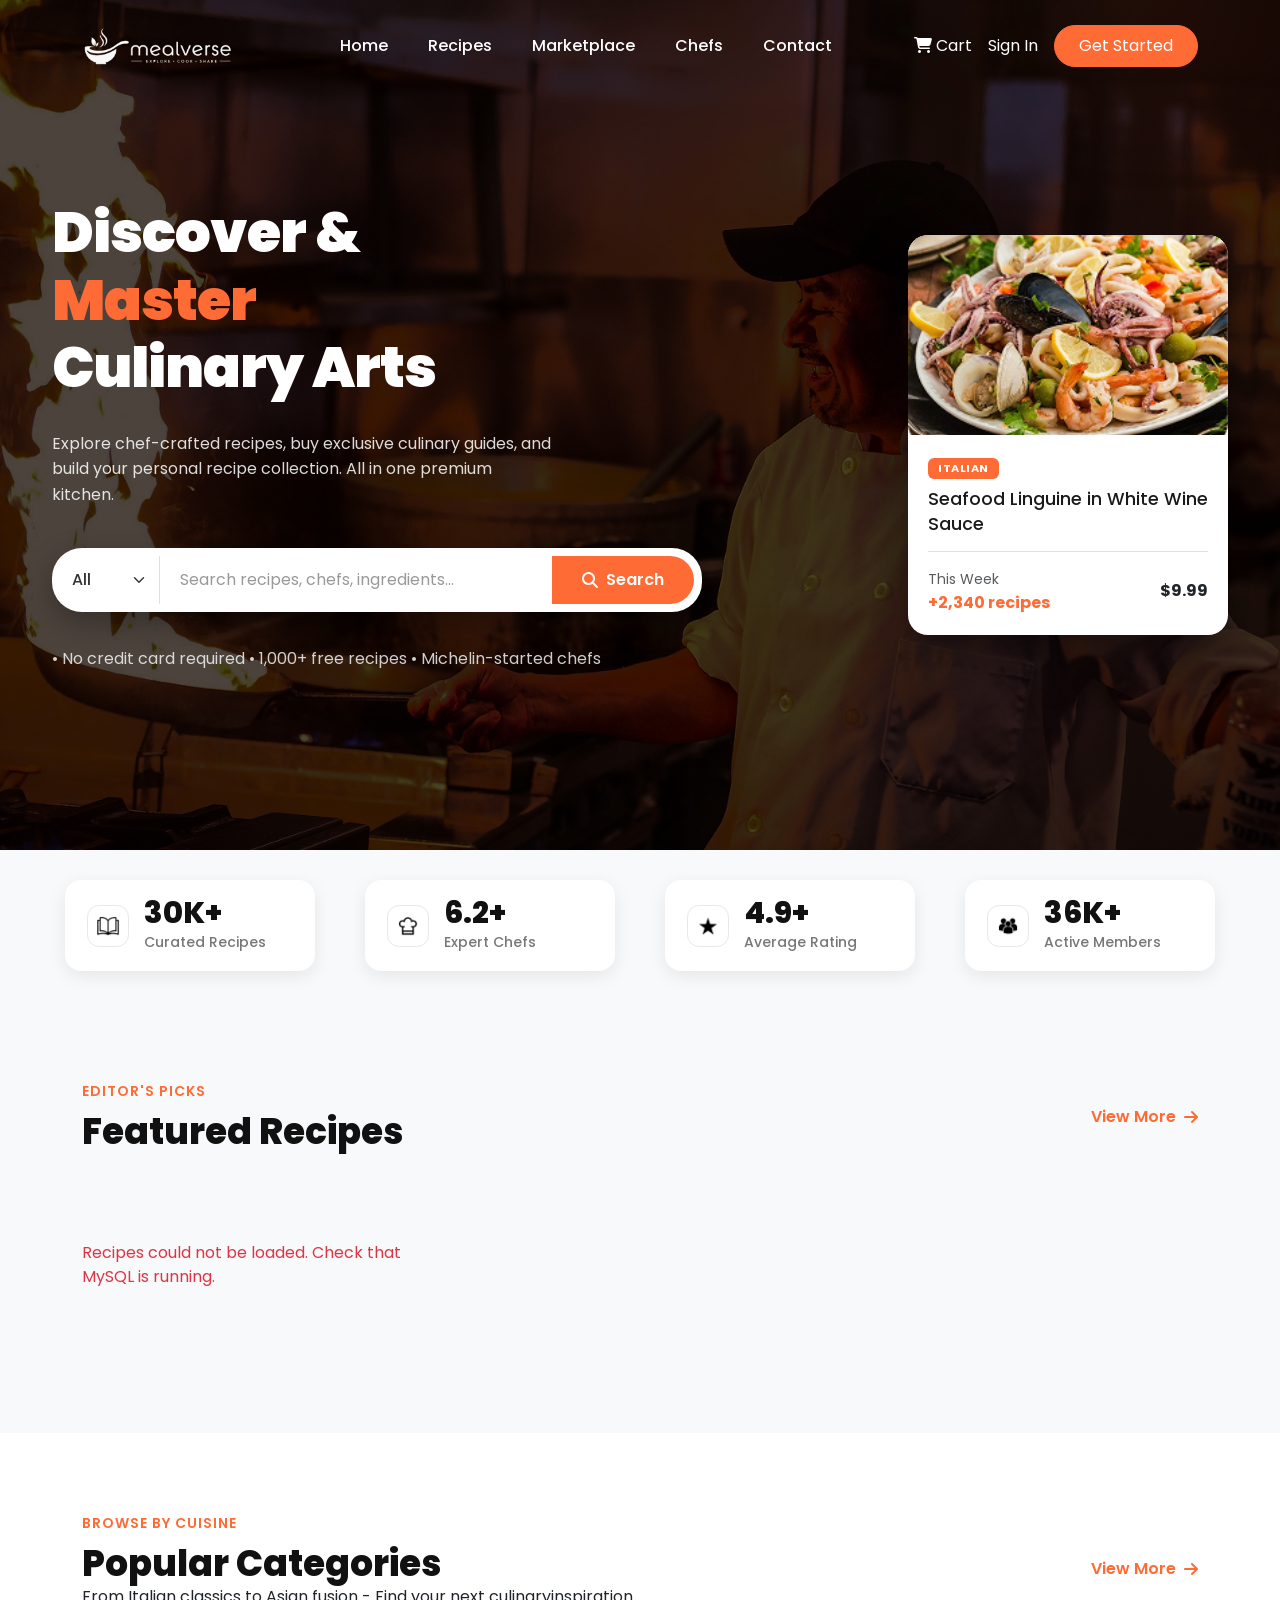
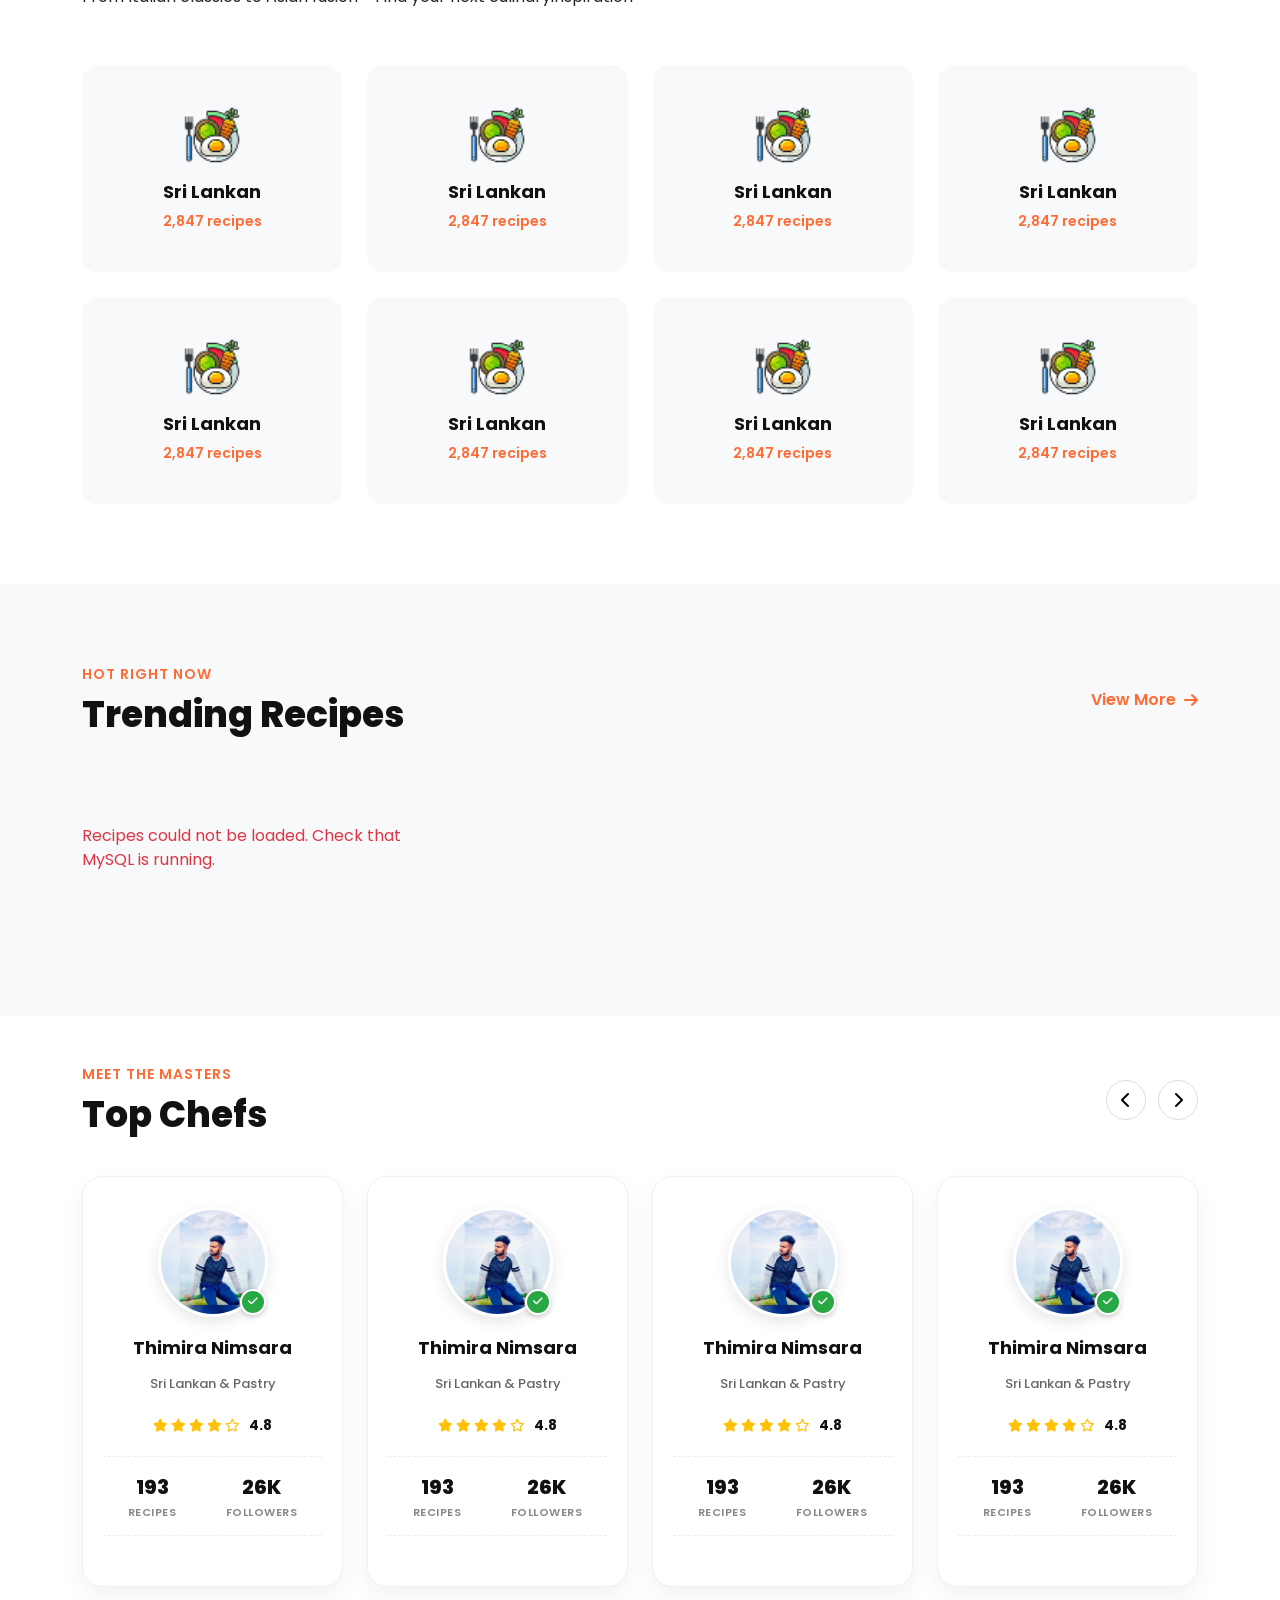
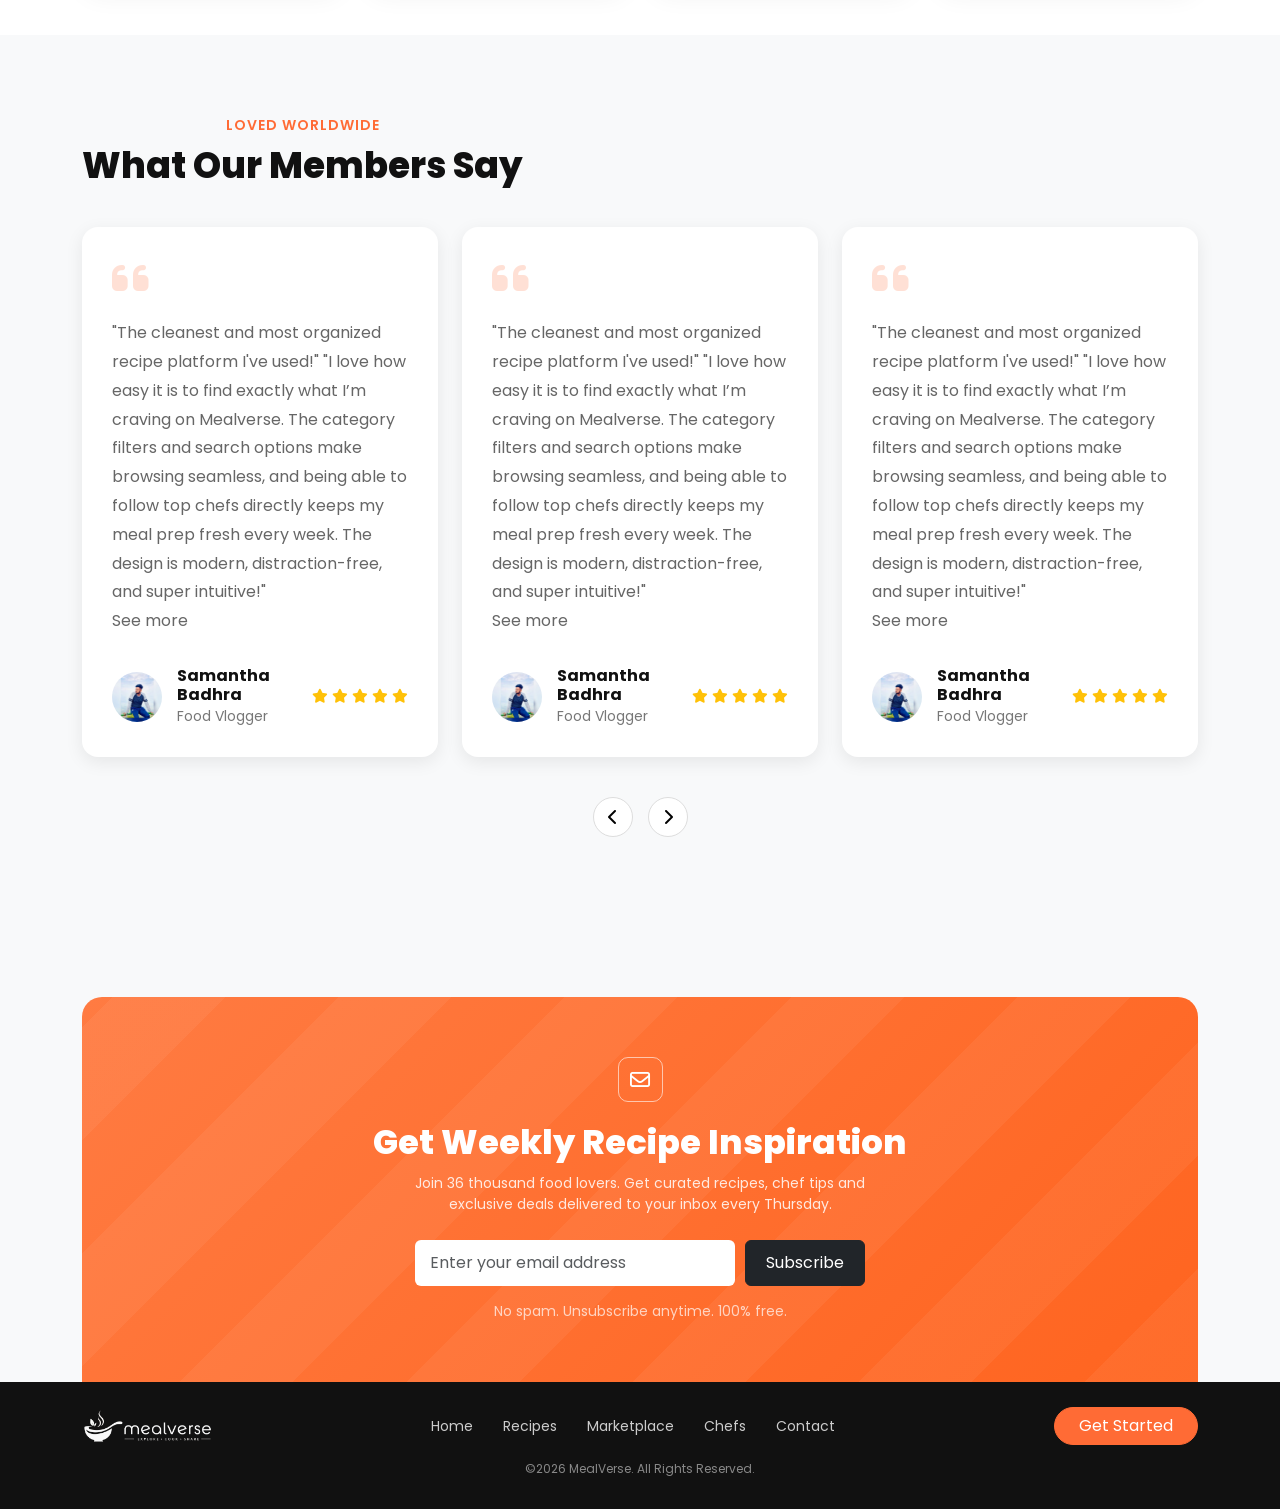
<file: index.html>
<!DOCTYPE html>

<html>

    <head>

        <meta charset="utf-8">
        <meta content="width=device-width, initial-scale=1.0" name="viewport">

        <link href="https://fonts.googleapis.com/css2?family=Poppins:wght@400;500;600;700;800;900&display=swap" rel="stylesheet">
        <link href="https://cdn.jsdelivr.net/npm/bootstrap@5.3.8/dist/css/bootstrap.min.css" rel="stylesheet" integrity="sha384-sRIl4kxILFvY47J16cr9ZwB07vP4J8+LH7qKQnuqkuIAvNWLzeN8tE5YBujZqJLB" crossorigin="anonymous">
        <link rel="stylesheet" href="https://cdnjs.cloudflare.com/ajax/libs/font-awesome/6.4.0/css/all.min.css">
        <link rel="stylesheet" href="css/style.css">
        <link rel="stylesheet" href="css/responsive.css">
        
        <title>MealVerse</title>

    </head>


    <body>


        <div id="navbar-placeholder"></div>

       <!-- hero -->
       <section class="hero-bg">
        <div class="container-fluid">
            <div class="hero-content">
                <div class="hero-text">
                    <h1 class="hero-title">
                        Discover & <br>
                        <span class="text-primary">Master</span> <br>
                        Culinary Arts
                    </h1>
                    <p class="hero-subtitle">Explore chef-crafted recipes, buy exclusive culinary guides, and build your personal recipe collection. All in one premium kitchen.</p>



                    <!-- Search bar -->
                    <div class="search-wrapper">
                        <select class="form-select search-dropdown">
                            <option selected>All</option>
                            <option>Recipes</option>
                            <option>Chefs</option>
                            <option>Ingredients</option>
                        </select>
                        <input type="text" class="form-control search-input" placeholder="Search recipes, chefs, ingredients...">
                        <button class="btn btn-primary search-btn"><i class="fas fa-search"></i> Search</button>
                    </div>



                    <div class="hero-benefits span">
                        <span>•    No credit card required    •    1,000+ free recipes    •    Michelin-started chefs</span>
                    </div>

                </div>

                <div class="featured-card">
                    <img src="css/images/featured-recipe.jpg" alt="Seafood Linguine" class="card-img-top">
                    <div class="card-body">
                        <span class="badge bg-primary mb-2">ITALIAN</span>
                        <h5 class="card-title">Seafood Linguine in White Wine Sauce</h5>
                        <div class="card-footer">
                            <div>
                                <small class="text-muted">This Week</small>
                                <div class="text-primary fw-bold">+2,340 recipes</div>
                            </div>
                            <span class="fw-bold">$9.99</span>
                        </div>
                    </div>
                </div>
            </div>
        </div>
       </section>






       <div class="stats-section">
            <div class="stat-card">
                <div class="stat-icon">
                    <img src="css/images/statsimg/recibook.png" alt="Chef Hat Icon">
                </div>

                <div class="stat-content">
                    <h3>30K+</h3>
                    <p>Curated Recipes</p>
                </div>
            </div>

            <div class="stat-card">
                <div class="stat-icon">
                    <img src="css/images/statsimg/chef-hat.png" alt="Chef Hat Icon">
                </div>

                <div class="stat-content">
                    <h3>6.2+</h3>
                    <p>Expert Chefs</p>
                </div>
            </div>


            <div class="stat-card">
                <div class="stat-icon">
                    <img src="css/images/statsimg/star.png" alt="Recipe Book Icon">
                </div>

                <div class="stat-content">
                    <h3>4.9+</h3>
                    <p>Average Rating</p>
                </div>
            </div>


            <div class="stat-card">
                <div class="stat-icon">
                    <img src="css/images/statsimg/people.png" alt="Bookmark Icon">
                </div>

                <div class="stat-content">
                    <h3>36K+</h3>
                    <p>Active Members</p>
                </div>
            </div>

       </div>




        <!-- recipes -->
        <section class="featured-section">
            <div class="container">
                
                <!-- title -->
                <div class="section-header">
                    <div>
                        <p class="section-label">EDITOR'S PICKS</p>
                        <h2>Featured Recipes</h2>
                    </div>
                    <a href="recipes.html" class="view-more">View More <i class="fas fa-arrow-right"></i></a>
                </div>



                <!-- recipe cards -->
                <div class="recipe-grid" data-recipe-grid="featured">
                    
                    <div class="recipe-card">

                        <div class="recipe-image">
                            <img src="css/images/recipe card.jpg" alt="Recipe">
                            <span class="recipe-badge">French</span>
                            <span class="free-badge">FREE</span>
                            <button class="wishlist-btn"><i class="far fa-heart"></i></button>
                        </div>

                        <div class="recipe-info">
                            <h3>Seafood Linguine in White Wine Sauce</h3>
                            <p class="recipe-author">by Tharusha Lakshitha</p>
                            <div class="recipe-meta">
                                <span><i class="fas fa-clock"></i> 45 min</span>
                                <span><i class="fas fa-fire"></i> 520 cal</span>
                                <span><i class="fas fa-star"></i> 4.9 (1247)</span>
                            </div>
                            <a href="viewrecipe.html" class="btn btn-primary btn-sm">See More</a>
                        </div>

                    </div>



                    <div class="recipe-card">

                        <div class="recipe-image">
                            <img src="css/images/recipe card.jpg" alt="Recipe">
                            <span class="recipe-badge">French</span>
                            <span class="free-badge">FREE</span>
                            <button class="wishlist-btn"><i class="far fa-heart"></i></button>
                        </div>

                        <div class="recipe-info">
                            <h3>Seafood Linguine in White Wine Sauce</h3>
                            <p class="recipe-author">by Tharusha Lakshitha</p>
                            <div class="recipe-meta">
                                <span><i class="fas fa-clock"></i> 45 min</span>
                                <span><i class="fas fa-fire"></i> 520 cal</span>
                                <span><i class="fas fa-star"></i> 4.9 (1247)</span>
                            </div>
                            <a href="viewrecipe.html" class="btn btn-primary btn-sm">See More</a>
                        </div>
                        
                    </div>
                    

                    
                    <div class="recipe-card">

                        <div class="recipe-image">
                            <img src="css/images/recipe card.jpg" alt="Recipe">
                            <span class="recipe-badge">French</span>
                            <span class="free-badge">FREE</span>
                            <button class="wishlist-btn"><i class="far fa-heart"></i></button>
                        </div>

                        <div class="recipe-info">
                            <h3>Seafood Linguine in White Wine Sauce</h3>
                            <p class="recipe-author">by Tharusha Lakshitha</p>
                            <div class="recipe-meta">
                                <span><i class="fas fa-clock"></i> 45 min</span>
                                <span><i class="fas fa-fire"></i> 520 cal</span>
                                <span><i class="fas fa-star"></i> 4.9 (1247)</span>
                            </div>
                            <a href="viewrecipe.html" class="btn btn-primary btn-sm">See More</a>
                        </div>
                        
                    </div>


                    
                    <div class="recipe-card">

                        <div class="recipe-image">
                            <img src="css/images/recipe card.jpg" alt="Recipe">
                            <span class="recipe-badge">French</span>
                            <span class="free-badge">FREE</span>
                            <button class="wishlist-btn"><i class="far fa-heart"></i></button>
                        </div>

                        <div class="recipe-info">
                            <h3>Seafood Linguine in White Wine Sauce</h3>
                            <p class="recipe-author">by Tharusha Lakshitha</p>
                            <div class="recipe-meta">
                                <span><i class="fas fa-clock"></i> 45 min</span>
                                <span><i class="fas fa-fire"></i> 520 cal</span>
                                <span><i class="fas fa-star"></i> 4.9 (1247)</span>
                            </div>
                            <a href="viewrecipe.html" class="btn btn-primary btn-sm">See More</a>
                        </div>
                        
                    </div>
                    

                    
                    <div class="recipe-card">

                        <div class="recipe-image">
                            <img src="css/images/recipe card.jpg" alt="Recipe">
                            <span class="recipe-badge">French</span>
                            <span class="free-badge">FREE</span>
                            <button class="wishlist-btn"><i class="far fa-heart"></i></button>
                        </div>

                        <div class="recipe-info">
                            <h3>Seafood Linguine in White Wine Sauce</h3>
                            <p class="recipe-author">by Tharusha Lakshitha</p>
                            <div class="recipe-meta">
                                <span><i class="fas fa-clock"></i> 45 min</span>
                                <span><i class="fas fa-fire"></i> 520 cal</span>
                                <span><i class="fas fa-star"></i> 4.9 (1247)</span>
                            </div>
                            <a href="viewrecipe.html" class="btn btn-primary btn-sm">See More</a>
                        </div>
                        
                    </div>
                    

                    
                    <div class="recipe-card">

                        <div class="recipe-image">
                            <img src="css/images/recipe card.jpg" alt="Recipe">
                            <span class="recipe-badge">French</span>
                            <span class="free-badge">FREE</span>
                            <button class="wishlist-btn"><i class="far fa-heart"></i></button>
                        </div>

                        <div class="recipe-info">
                            <h3>Seafood Linguine in White Wine Sauce</h3>
                            <p class="recipe-author">by Tharusha Lakshitha</p>
                            <div class="recipe-meta">
                                <span><i class="fas fa-clock"></i> 45 min</span>
                                <span><i class="fas fa-fire"></i> 520 cal</span>
                                <span><i class="fas fa-star"></i> 4.9 (1247)</span>
                            </div>
                            <a href="viewrecipe.html" class="btn btn-primary btn-sm">See More</a>
                        </div>
                        
                    </div>
                    


                </div>

            </div>
        </section>





        <section class="popular-section">
            <div class="container">
                <div class="section-header">
                    <div>
                        <p class="section-label">BROWSE BY CUISINE</p>
                        <h2>Popular Categories</h2>
                        <p>From Italian classics to Asian fusion - Find your next culinaryinspiration</p>
                    </div>
                    <a href="#" class="view-more">View More <i class="fas fa-arrow-right"></i></a>
                </div>

                <div class="category-grid">

                    <div class="category-card">
                        <img src="css\images\catogories\cat1.png" alt="Category Icon">
                        <h3>Sri Lankan</h3>
                        <p>2,847 recipes</p>
                    </div>


                    <div class="category-card">
                        <img src="css\images\catogories\cat1.png" alt="Category Icon">
                        <h3>Sri Lankan</h3>
                        <p>2,847 recipes</p>
                    </div>
                    
                    
                    <div class="category-card">
                        <img src="css\images\catogories\cat1.png" alt="Category Icon">
                        <h3>Sri Lankan</h3>
                        <p>2,847 recipes</p>
                    </div>
                    
                    
                    <div class="category-card">
                        <img src="css\images\catogories\cat1.png" alt="Category Icon">
                        <h3>Sri Lankan</h3>
                        <p>2,847 recipes</p>
                    </div>
                    
                    
                    <div class="category-card">
                        <img src="css\images\catogories\cat1.png" alt="Category Icon">
                        <h3>Sri Lankan</h3>
                        <p>2,847 recipes</p>
                    </div>
                    
                    
                    <div class="category-card">
                        <img src="css\images\catogories\cat1.png" alt="Category Icon">
                        <h3>Sri Lankan</h3>
                        <p>2,847 recipes</p>
                    </div>
                    
                    
                    <div class="category-card">
                        <img src="css\images\catogories\cat1.png" alt="Category Icon">
                        <h3>Sri Lankan</h3>
                        <p>2,847 recipes</p>
                    </div>
                    
                    
                    <div class="category-card">
                        <img src="css\images\catogories\cat1.png" alt="Category Icon">
                        <h3>Sri Lankan</h3>
                        <p>2,847 recipes</p>
                    </div>
                    


                </div>
            </div>


        </section>





        <section class="trending-section">
            <div class="container">
                
                <!-- title -->
                <div class="section-header">
                    <div>
                        <p class="section-label">HOT RIGHT NOW</p>
                        <h2>Trending Recipes</h2>
                    </div>
                    <a href="#" class="view-more">View More <i class="fas fa-arrow-right"></i></a>
                </div>



                <!-- recipe cards -->
                <div class="recipe-grid" data-recipe-grid="trending">
                    
                    <div href="#"; class="recipe-card">

                        <div class="recipe-image">
                            <img src="css/images/trending/trending1.jpg" alt="trending recipe">
                            <span class="recipe-badge">Sri Lankan</span>
                            <span class="premium-badge">PREMIUM</span>
                            <button class="wishlist-btn"><i class="far fa-heart"></i></button>
                        </div>

                        <a href="#" class="recipe-link">
                            <div class="recipe-info">
                                <h3>Sri Lankan Kottu Rotti</h3>
                                <p class="recipe-author">by Thimira Nimsara</p>
                                <div class="recipe-meta">
                                    <span><i class="fas fa-clock"></i> 45 min</span>
                                    <span><i class="fas fa-fire"></i> 520 cal</span>
                                </div>
                            </div>
                        </a>
                    </div>


                    <div href="#"; class="recipe-card">

                        <div class="recipe-image">
                            <img src="css/images/trending/trending1.jpg" alt="trending recipe">
                            <span class="recipe-badge">Sri Lankan</span>
                            <button class="wishlist-btn"><i class="far fa-heart"></i></button>
                        </div>

                        <a href="#" class="recipe-link">
                            <div class="recipe-info">
                                <h3>Sri Lankan Kottu Rotti</h3>
                                <p class="recipe-author">by Thimira Nimsara</p>
                                <div class="recipe-meta">
                                    <span><i class="fas fa-clock"></i> 45 min</span>
                                    <span><i class="fas fa-fire"></i> 520 cal</span>
                                </div>
                            </div>
                        </a>
                    </div>


                    <div href="#"; class="recipe-card">

                        <div class="recipe-image">
                            <img src="css/images/trending/trending1.jpg" alt="trending recipe">
                            <span class="recipe-badge">Sri Lankan</span>
                            <span class="premium-badge">PREMIUM</span>
                            <button class="wishlist-btn"><i class="far fa-heart"></i></button>
                        </div>

                        <a href="#" class="recipe-link">
                            <div class="recipe-info">
                                <h3>Sri Lankan Kottu Rotti</h3>
                                <p class="recipe-author">by Thimira Nimsara</p>
                                <div class="recipe-meta">
                                    <span><i class="fas fa-clock"></i> 45 min</span>
                                    <span><i class="fas fa-fire"></i> 520 cal</span>
                                </div>
                            </div>
                        </a>
                    </div>


                    <div href="#"; class="recipe-card">

                        <div class="recipe-image">
                            <img src="css/images/trending/trending1.jpg" alt="trending recipe">
                            <span class="recipe-badge">Sri Lankan</span>
                            <button class="wishlist-btn"><i class="far fa-heart"></i></button>
                        </div>

                        <a href="#" class="recipe-link">
                            <div class="recipe-info">
                                <h3>Sri Lankan Kottu Rotti</h3>
                                <p class="recipe-author">by Thimira Nimsara</p>
                                <div class="recipe-meta">
                                    <span><i class="fas fa-clock"></i> 45 min</span>
                                    <span><i class="fas fa-fire"></i> 520 cal</span>
                                </div>
                            </div>
                        </a>
                    </div>


                    <div href="#"; class="recipe-card">

                        <div class="recipe-image">
                            <img src="css/images/trending/trending1.jpg" alt="trending recipe">
                            <span class="recipe-badge">Sri Lankan</span>
                            <span class="premium-badge">PREMIUM</span>
                            <button class="wishlist-btn"><i class="far fa-heart"></i></button>
                        </div>

                        <a href="#" class="recipe-link">
                            <div class="recipe-info">
                                <h3>Sri Lankan Kottu Rotti</h3>
                                <p class="recipe-author">by Thimira Nimsara</p>
                                <div class="recipe-meta">
                                    <span><i class="fas fa-clock"></i> 45 min</span>
                                    <span><i class="fas fa-fire"></i> 520 cal</span>
                                </div>
                            </div>
                        </a>
                    </div>


                    <div href="#"; class="recipe-card">
                        
                        <div class="recipe-image">
                            <img src="css/images/trending/trending1.jpg" alt="trending recipe">
                            <span class="recipe-badge">Sri Lankan</span>
                            <button class="wishlist-btn"><i class="far fa-heart"></i></button>
                        </div>

                        <a href="#" class="recipe-link">
                            <div class="recipe-info">
                                <h3>Sri Lankan Kottu Rotti</h3>
                                <p class="recipe-author">by Thimira Nimsara</p>
                                <div class="recipe-meta">
                                    <span><i class="fas fa-clock"></i> 45 min</span>
                                    <span><i class="fas fa-fire"></i> 520 cal</span>
                                </div>
                            </div>
                        </a>
                    </div>
                    
                </div>
            </div>
        </section>






        <section class="topchef-section py-5">
            <div class="container">
                
                <div class="section-header">
                    <div>
                        <p class="section-label">Meet the Masters</p>
                        <h2>Top Chefs</h2>
                    </div>

                    <div class="chef-nav">
                        <button class="chef-nav-btn">
                            <i class="fa-solid fa-chevron-left"></i>
                        </button>
                        <button class="chef-nav-btn">
                            <i class="fa-solid fa-chevron-right"></i>
                        </button>
                    </div>
                </div>

                <div class="row g-4">
                    
                    
                    
                    <div class="col-lg-3 col-md-6">
                        <div class="chef-card">
                            <div class="chef-image">
                                <img src="css/images/chef/chef1.jpg" alt="Chef">
                                <span class="verified">
                                    <i class="fa-solid fa-check"></i>
                                </span>
                            </div>

                            <h5>Thimira Nimsara</h5>
                            <p class="chef-speciality">
                                Sri Lankan & Pastry
                            </p>

                            <div class="chef-rating">
                                <i class="fa-solid fa-star"></i>
                                <i class="fa-solid fa-star"></i>
                                <i class="fa-solid fa-star"></i>
                                <i class="fa-solid fa-star"></i>
                                <i class="fa-regular fa-star"></i>
                                <span>4.8</span>
                            </div>

                            <div class="chef-stats">
                                <div>
                                    <strong>193</strong>
                                    <small>Recipes</small>
                                </div>

                                <div>
                                    <strong>26K</strong>
                                    <small>Followers</small>
                                </div>
                            </div>

                            <button class="btn btn-primary w-100 rounded-pill">
                                Follow Chef
                            </button>
                        </div>
                    </div>
                    
                    
                    <div class="col-lg-3 col-md-6">
                        <div class="chef-card">

                            <div class="chef-image">
                                <img src="css/images/chef/chef1.jpg" alt="Chef">
                                <span class="verified">
                                    <i class="fa-solid fa-check"></i>
                                </span>
                            </div>

                            <h5>Thimira Nimsara</h5>
                            <p class="chef-speciality">
                                Sri Lankan & Pastry
                            </p>

                            <div class="chef-rating">
                                <i class="fa-solid fa-star"></i>
                                <i class="fa-solid fa-star"></i>
                                <i class="fa-solid fa-star"></i>
                                <i class="fa-solid fa-star"></i>
                                <i class="fa-regular fa-star"></i>
                                <span>4.8</span>
                            </div>

                            <div class="chef-stats">
                                <div>
                                    <strong>193</strong>
                                    <small>Recipes</small>
                                </div>

                                <div>
                                    <strong>26K</strong>
                                    <small>Followers</small>
                                </div>
                            </div>

                            <button class="btn btn-primary w-100 rounded-pill">
                                Follow Chef
                            </button>
                        </div>
                    </div>



                    <div class="col-lg-3 col-md-6">
                        <div class="chef-card">

                            <div class="chef-image">
                                <img src="css/images/chef/chef1.jpg" alt="Chef">
                                <span class="verified">
                                    <i class="fa-solid fa-check"></i>
                                </span>
                            </div>

                            <h5>Thimira Nimsara</h5>
                            <p class="chef-speciality">
                                Sri Lankan & Pastry
                            </p>

                            <div class="chef-rating">
                                <i class="fa-solid fa-star"></i>
                                <i class="fa-solid fa-star"></i>
                                <i class="fa-solid fa-star"></i>
                                <i class="fa-solid fa-star"></i>
                                <i class="fa-regular fa-star"></i>
                                <span>4.8</span>
                            </div>

                            <div class="chef-stats">
                                <div>
                                    <strong>193</strong>
                                    <small>Recipes</small>
                                </div>

                                <div>
                                    <strong>26K</strong>
                                    <small>Followers</small>
                                </div>
                            </div>

                            <button class="btn btn-primary w-100 rounded-pill">
                                Follow Chef
                            </button>
                        </div>
                    </div>



                    <div class="col-lg-3 col-md-6">
                        <div class="chef-card">

                            <div class="chef-image">
                                <img src="css/images/chef/chef1.jpg" alt="Chef">
                                <span class="verified">
                                    <i class="fa-solid fa-check"></i>
                                </span>
                            </div>

                            <h5>Thimira Nimsara</h5>
                            <p class="chef-speciality">
                                Sri Lankan & Pastry
                            </p>

                            <div class="chef-rating">
                                <i class="fa-solid fa-star"></i>
                                <i class="fa-solid fa-star"></i>
                                <i class="fa-solid fa-star"></i>
                                <i class="fa-solid fa-star"></i>
                                <i class="fa-regular fa-star"></i>
                                <span>4.8</span>
                            </div>

                            <div class="chef-stats">
                                <div>
                                    <strong>193</strong>
                                    <small>Recipes</small>
                                </div>

                                <div>
                                    <strong>26K</strong>
                                    <small>Followers</small>
                                </div>
                            </div>

                            <button class="btn btn-primary w-100 rounded-pill">
                                Follow Chef
                            </button>
                        </div>
                    </div>
                
                
                
                </div>
            </div>
        </section>




        <section class="testimonial-section">
            <div class="container">

                <div class="section-header section-center">
                    <div>
                        <p class="section-label">Loved Worldwide</p>
                        <h2>What Our Members Say</h2>
                    </div>
                </div>

                <div class="row g-4">




                    <div class="col-lg-4 col-md-6">
                        <div class="testimonial-card">

                            <i class="fa-solid fa-quote-left quote-icon"></i>

                            <p class="testimonial-text">
                                "The cleanest and most organized recipe platform I've used!"
                                "I love how easy it is to find exactly what I’m craving on Mealverse.
                                The category filters and search options make browsing seamless, and being able
                                to follow top chefs directly keeps my meal prep fresh every week. The design is modern,
                                distraction-free, and super intuitive!" <br
                                <a href="#">See more</a>
                            </p>

                            <div class="testimonial-user">

                                <img src="css/images/testimonials/member.jpg" alt="Member">

                                <div class="testimonial-info">
                                    <h6>Samantha Badhra</h6>
                                    <p>Food Vlogger</p>
                                </div>

                                <div class="testimonial-rating">
                                    <i class="fa-solid fa-star"></i>
                                    <i class="fa-solid fa-star"></i>
                                    <i class="fa-solid fa-star"></i>
                                    <i class="fa-solid fa-star"></i>
                                    <i class="fa-solid fa-star"></i>
                                </div>

                            </div>

                        </div>
                    </div>




                    
                    <div class="col-lg-4 col-md-6">
                        <div class="testimonial-card">

                            <i class="fa-solid fa-quote-left quote-icon"></i>

                            <p class="testimonial-text">
                                "The cleanest and most organized recipe platform I've used!"
                                "I love how easy it is to find exactly what I’m craving on Mealverse.
                                The category filters and search options make browsing seamless, and being able
                                to follow top chefs directly keeps my meal prep fresh every week. The design is modern,
                                distraction-free, and super intuitive!" <br
                                <a href="#">See more</a>
                            </p>

                            <div class="testimonial-user">

                                <img src="css/images/testimonials/member.jpg" alt="Member">

                                <div class="testimonial-info">
                                    <h6>Samantha Badhra</h6>
                                    <p>Food Vlogger</p>
                                </div>

                                <div class="testimonial-rating">
                                    <i class="fa-solid fa-star"></i>
                                    <i class="fa-solid fa-star"></i>
                                    <i class="fa-solid fa-star"></i>
                                    <i class="fa-solid fa-star"></i>
                                    <i class="fa-solid fa-star"></i>
                                </div>

                            </div>

                        </div>
                    </div>




                    
                    <div class="col-lg-4 col-md-6">
                        <div class="testimonial-card">

                            <i class="fa-solid fa-quote-left quote-icon"></i>

                            <p class="testimonial-text">
                                "The cleanest and most organized recipe platform I've used!"
                                "I love how easy it is to find exactly what I’m craving on Mealverse.
                                The category filters and search options make browsing seamless, and being able
                                to follow top chefs directly keeps my meal prep fresh every week. The design is modern,
                                distraction-free, and super intuitive!" <br
                                <a href="#">See more</a>
                            </p>

                            <div class="testimonial-user">

                                <img src="css/images/testimonials/member.jpg" alt="Member">

                                <div class="testimonial-info">
                                    <h6>Samantha Badhra</h6>
                                    <p>Food Vlogger</p>
                                </div>

                                <div class="testimonial-rating">
                                    <i class="fa-solid fa-star"></i>
                                    <i class="fa-solid fa-star"></i>
                                    <i class="fa-solid fa-star"></i>
                                    <i class="fa-solid fa-star"></i>
                                    <i class="fa-solid fa-star"></i>
                                </div>

                            </div>

                        </div>
                    </div>







                </div>

                <div class="testimonial-nav">
                    <button class="chef-nav-btn">
                        <i class="fa-solid fa-chevron-left"></i>
                    </button>

                    <button class="chef-nav-btn">
                        <i class="fa-solid fa-chevron-right"></i>
                    </button>
                </div>

            </div>
        </section>


       


        <div id="footer-placeholder"></div>
        



       <!-- Bootstrap JS library-->
    <script src="https://cdn.jsdelivr.net/npm/bootstrap@5.3.8/dist/js/bootstrap.bundle.min.js" integrity="sha384-FKyoEForCGlyvwx9Hj09JcYn3nv7wiPVlz7YYwJrWVcXK/BmnVDxM+D2scQbITxI" crossorigin="anonymous"></script>
    <script src="js/nav.js"></script>
    <script src="js/footer.js"></script>
    <script src="js/recipes.js"></script>
    <script>


        document.addEventListener('DOMContentLoaded', () => {
            document.querySelectorAll('.recipe-card').forEach(card => {
                card.style.cursor = 'pointer';
                card.addEventListener('click', (event) => {
                    if (event.target.closest('.wishlist-btn, .btn')) return;
                    window.location.href = 'viewrecipe.html';
                });
            });

            document.querySelectorAll('.recipe-link').forEach(link => {
                if (link.getAttribute('href') === '#') {
                    link.setAttribute('href', 'viewrecipe.html');
                }
            });
        });

        
    </script>
    </body>

</html>
</file>
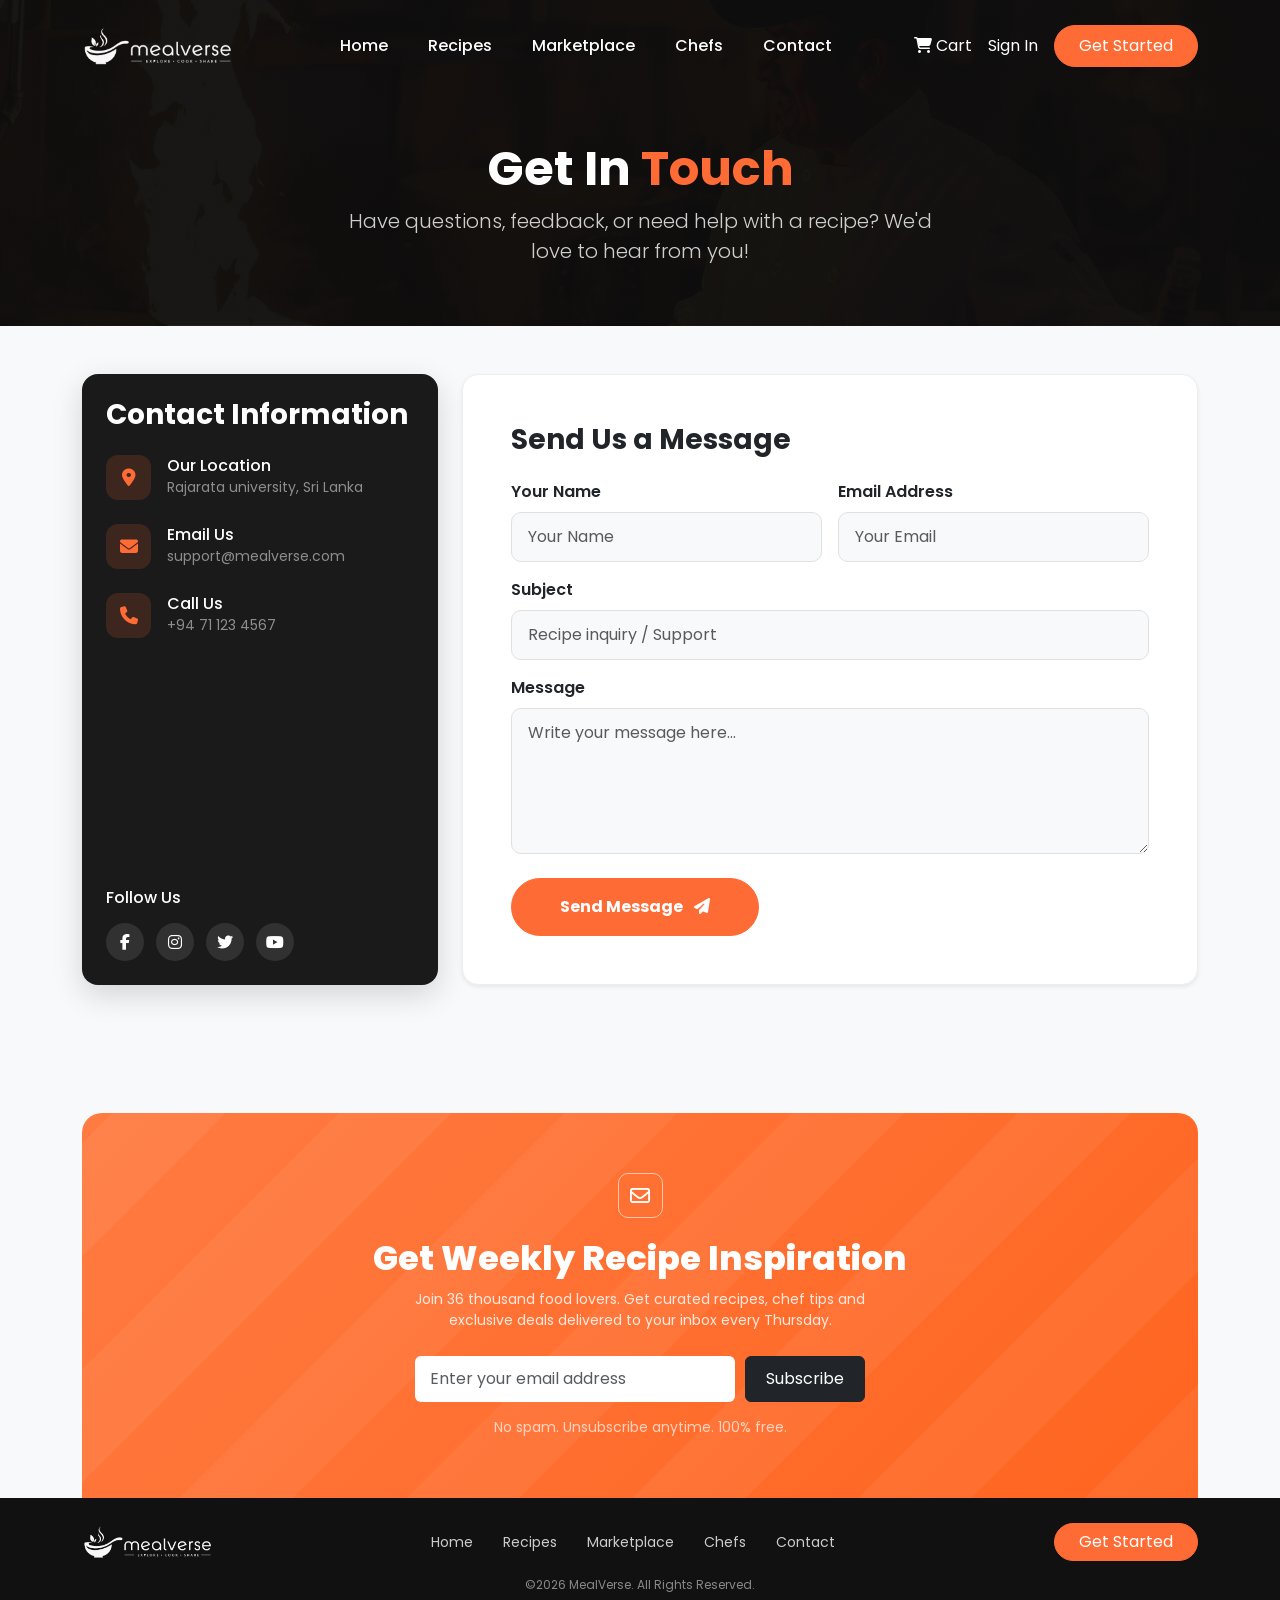
<file: contact.html>
<!DOCTYPE html>
<html lang="en">
<head>
    <meta charset="UTF-8">
    <meta name="viewport" content="width=device-width, initial-scale=1.0">
    <title>Contact Us - MealVerse</title>

    <link href="https://fonts.googleapis.com/css2?family=Poppins:wght@400;500;600;700;800;900&display=swap" rel="stylesheet">
    <link href="https://cdn.jsdelivr.net/npm/bootstrap@5.3.8/dist/css/bootstrap.min.css" rel="stylesheet">
    <link rel="stylesheet" href="https://cdnjs.cloudflare.com/ajax/libs/font-awesome/6.4.0/css/all.min.css">
    <link rel="stylesheet" href="css/style.css">
    <link rel="stylesheet" href="css/responsive.css">
</head>
<body>
    <div id="navbar-placeholder"></div>

    <header class="contact-hero">
        <div class="container text-center text-white">
            <h1 class="fw-bold">Get In <span class="text-primary">Touch</span></h1>
            <p class="lead">Have questions, feedback, or need help with a recipe? We'd love to hear from you!</p>
        </div>
    </header>

    <section class="contact-section py-5">
        <div class="container">
            <div class="row g-4">
                <div class="col-lg-4">
                    <div class="contact-info-wrapper h-100 d-flex flex-column justify-content-between p-4 rounded-4">
                        <div>
                            <h3 class="fw-bold text-white mb-4">Contact Information</h3>

                            <div class="info-item d-flex align-items-center mb-4">
                                <div class="info-icon me-3"><i class="fas fa-location-dot"></i></div>
                                <div>
                                    <h6 class="text-white mb-0">Our Location</h6>
                                    <small class="text-white-50">Rajarata university, Sri Lanka</small>
                                </div>
                            </div>

                            <div class="info-item d-flex align-items-center mb-4">
                                <div class="info-icon me-3"><i class="fas fa-envelope"></i></div>
                                <div>
                                    <h6 class="text-white mb-0">Email Us</h6>
                                    <small class="text-white-50">support@mealverse.com</small>
                                </div>
                            </div>

                            <div class="info-item d-flex align-items-center mb-4">
                                <div class="info-icon me-3"><i class="fas fa-phone"></i></div>
                                <div>
                                    <h6 class="text-white mb-0">Call Us</h6>
                                    <small class="text-white-50">+94 71 123 4567</small>
                                </div>
                            </div>
                        </div>

                        <div class="social-links mt-4">
                            <h6 class="text-white mb-3">Follow Us</h6>
                            <a href="#" class="social-btn"><i class="fab fa-facebook-f"></i></a>
                            <a href="#" class="social-btn"><i class="fab fa-instagram"></i></a>
                            <a href="#" class="social-btn"><i class="fab fa-twitter"></i></a>
                            <a href="#" class="social-btn"><i class="fab fa-youtube"></i></a>
                        </div>
                    </div>
                </div>

                <div class="col-lg-8">
                    <div class="contact-form-card bg-white p-4 p-md-5 rounded-4 shadow-sm">
                        <h3 class="fw-bold mb-4">Send Us a Message</h3>

                        <form action="#" method="post">
                            <div class="row g-3">
                                <div class="col-md-6">
                                    <label class="form-label fw-semibold">Your Name</label>
                                    <input type="text" class="form-control custom-input" placeholder="Your Name" required>
                                </div>
                                <div class="col-md-6">
                                    <label class="form-label fw-semibold">Email Address</label>
                                    <input type="email" class="form-control custom-input" placeholder="Your Email" required>
                                </div>
                                <div class="col-12">
                                    <label class="form-label fw-semibold">Subject</label>
                                    <input type="text" class="form-control custom-input" placeholder="Recipe inquiry / Support" required>
                                </div>
                                <div class="col-12">
                                    <label class="form-label fw-semibold">Message</label>
                                    <textarea class="form-control custom-input" rows="5" placeholder="Write your message here..." required></textarea>
                                </div>
                                <div class="col-12 mt-4">
                                    <button type="submit" class="btn btn-primary px-5 py-3 rounded-pill fw-bold">
                                        Send Message <i class="fas fa-paper-plane ms-2"></i>
                                    </button>
                                </div>
                            </div>
                        </form>
                    </div>
                </div>
            </div>
        </div>
    </section>

    <div id="footer-placeholder"></div>

    <script src="https://cdn.jsdelivr.net/npm/bootstrap@5.3.8/dist/js/bootstrap.bundle.min.js"></script>
    <script src="js/nav.js"></script>
    <script src="js/footer.js"></script>
</body>
</html>
</file>
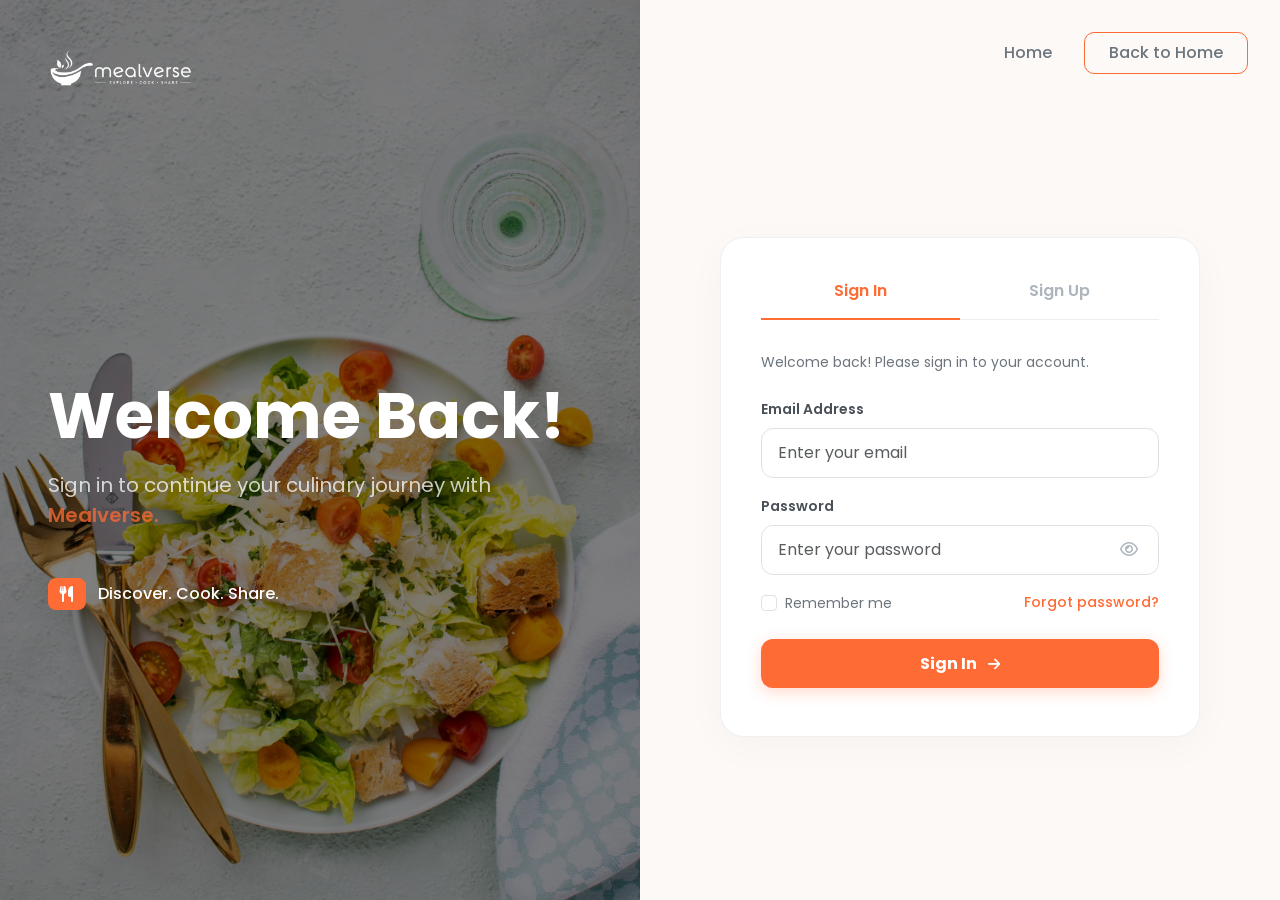
<file: signin.html>
<!DOCTYPE html>
<html lang="en">
<head>
    <meta charset="utf-8"/>
    <meta content="width=device-width, initial-scale=1.0" name="viewport"/>
    <title>Sign In - Mealverse</title>

    <link href="https://cdn.jsdelivr.net/npm/bootstrap@5.3.2/dist/css/bootstrap.min.css" rel="stylesheet"/>
    <link href="https://fonts.googleapis.com/css2?family=Poppins:wght@300;400;500;600;700&display=swap" rel="stylesheet"/>
    <link href="https://cdnjs.cloudflare.com/ajax/libs/font-awesome/6.4.0/css/all.min.css" rel="stylesheet"/>

    <style>
        :root {
            --brand-color: #ff6b35;
            --brand-hover: #e85a2a;
            --bg-light: #fcf9f6;
        }

        body {
            font-family: "Poppins", sans-serif;
            background-color: var(--bg-light);
            margin: 0;
            overflow-x: hidden;
        }

        .vh-100-md {
            min-height: 100vh;
        }

        .hero-section {
            background-image: linear-gradient(rgba(0, 0, 0, 0.5), rgba(0, 0, 0, 0.5)), url('css/images/signin.jpg');
            background-size: cover;
            background-position: center;
            color: #ffffff;
            padding: 3rem;
            display: flex;
            flex-direction: column;
        }

        .logo-placeholder {
            height: 40px;
            width: auto;
            margin-bottom: 3rem;
            filter: brightness(0) invert(1);
        }

        .brand-text {
            color: var(--brand-color);
            font-weight: 600;
        }

        .icon-box {
            background-color: var(--brand-color);
            color: #ffffff;
            padding: 8px 12px;
            border-radius: 8px;
            margin-right: 12px;
            display: inline-flex;
            align-items: center;
            justify-content: center;
        }

        .auth-container {
            padding: 2rem;
            display: flex;
            flex-direction: column;
        }

        .top-nav {
            display: flex;
            justify-content: flex-end;
            align-items: center;
            gap: 2rem;
            margin-bottom: 2rem;
        }

        .top-nav a {
            text-decoration: none;
            font-weight: 500;
            color: #6c757d;
            transition: color 0.2s ease;
        }

        .top-nav a:hover {
            color: #212529;
        }

        .btn-outline-brand {
            color: var(--brand-color);
            border-color: var(--brand-color);
            padding: 0.5rem 1.5rem;
            border-radius: 10px;
            transition: all 0.3s ease;
        }

        .btn-outline-brand:hover {
            background-color: #fffaf8;
            border-color: var(--brand-color);
            color: var(--brand-color);
        }

        .auth-card {
            background: #ffffff;
            border-radius: 24px;
            padding: 2.5rem;
            box-shadow: 0 10px 40px rgba(0, 0, 0, 0.03);
            max-width: 480px;
            width: 100%;
            margin: auto;
            border: 1px solid #f0f0f0;
        }

        .auth-tabs {
            display: flex;
            border-bottom: 1px solid #eee;
            margin-bottom: 2rem;
        }

        .auth-tab {
            flex: 1;
            text-align: center;
            padding-bottom: 1rem;
            font-weight: 600;
            cursor: pointer;
            border: none;
            background: transparent;
            color: #adb5bd;
            position: relative;
            transition: color 0.3s ease;
        }

        .auth-tab.active {
            color: var(--brand-color);
        }

        .auth-tab.active::after {
            content: "";
            position: absolute;
            bottom: -1px;
            left: 0;
            width: 100%;
            height: 2px;
            background-color: var(--brand-color);
        }

        .form-label {
            font-weight: 600;
            font-size: 0.875rem;
            color: #495057;
            margin-bottom: 0.5rem;
        }

        .form-control {
            border-radius: 12px;
            padding: 0.75rem 1rem;
            border: 1px solid #dee2e6;
        }

        .form-control:focus {
            border-color: var(--brand-color);
            box-shadow: 0 0 0 0.25rem rgba(255, 107, 53, 0.1);
        }

        .password-toggle {
            position: absolute;
            right: 15px;
            top: 50%;
            transform: translateY(-50%);
            background: none;
            border: none;
            color: #adb5bd;
            cursor: pointer;
            z-index: 5;
        }

        .custom-checkbox {
            accent-color: var(--brand-color);
        }

        .btn-brand {
            background-color: var(--brand-color);
            border: none;
            color: #ffffff;
            font-weight: 700;
            padding: 0.8rem;
            border-radius: 12px;
            box-shadow: 0 4px 15px rgba(255, 107, 53, 0.25);
            transition: all 0.3s ease;
        }

        .btn-brand:hover {
            background-color: var(--brand-hover);
            color: #ffffff;
            transform: translateY(-1px);
        }

        .text-brand-color {
            color: var(--brand-color) !important;
        }

        @media (max-width: 991.98px) {
            .hero-section {
                padding: 2rem;
            }
            .auth-card {
                padding: 2rem;
            }
        }

        @media (max-width: 767.98px) {
            .hero-section {
                display: none !important;
            }
            .auth-container {
                padding: 1.25rem;
            }
            .top-nav {
                margin-bottom: 1.5rem;
                gap: 1rem;
            }
            .auth-card {
                padding: 1.5rem;
                box-shadow: none;
                border: none;
                background: transparent;
            }
        }
    </style>
</head>
<body>

<div class="container-fluid p-0">
    <div class="row g-0 vh-100-md">
        
        <div class="col-md-6 hero-section d-none d-md-flex">
            <div class="logo-area">
                <img alt="Mealverse Logo" class="logo-placeholder" src="css/images/logomain.png"/>
            </div>
            <div class="my-auto">
                <h1 class="display-3 fw-bold mb-3">Welcome Back!</h1>
                <p class="fs-5 mb-5 opacity-75">Sign in to continue your culinary journey with <span class="brand-text">Mealverse.</span></p>
                <div class="d-flex align-items-center">
                    <span class="icon-box">
                        <i class="fas fa-utensils"></i>
                    </span>
                    <span class="fw-medium">Discover. Cook. Share.</span>
                </div>
            </div>
        </div>

        <div class="col-md-6 auth-container">
            <nav class="top-nav">
                <a href="index.html">Home</a>
                <a class="btn btn-outline-brand" href="index.html">Back to Home</a>
            </nav>

            <div class="d-flex flex-grow-1 align-items-center justify-content-center py-4">
                <div class="auth-card">
                    
                    <div class="auth-tabs">
                        <button class="auth-tab active" type="button" id="tabSignin">Sign In</button>
                        <button class="auth-tab" type="button" id="tabSignup">Sign Up</button>
                    </div>
                    <p class="text-secondary small mb-4" id="tabSubtitle">Welcome back! Please sign in to your account.</p>

                    <form action="auth.php" method="POST" id="authForm">
                        <input type="hidden" name="action" id="authAction" value="signin"/>

                        <div class="mb-3 d-none" id="nameGroup">
                            <label class="form-label" for="fullName">Full Name</label>
                            <input class="form-control" id="fullName" name="name" placeholder="Enter your full name" type="text"/>
                        </div>

                        <div class="mb-3">
                            <label class="form-label" for="email">Email Address</label>
                            <input class="form-control" id="email" name="email" placeholder="Enter your email" required type="email"/>
                        </div>

                        <div class="mb-3">
                            <label class="form-label" for="password">Password</label>
                            <div class="position-relative">
                                <input class="form-control pe-5" id="password" name="password" placeholder="Enter your password" required type="password"/>
                                <button class="password-toggle" id="togglePassword" type="button" aria-label="Toggle password visibility">
                                    <i class="far fa-eye"></i>
                                </button>
                            </div>
                        </div>

                        <div class="d-flex justify-content-between align-items-center mb-4" id="rememberRow">
                            <div class="form-check mb-0">
                                <input class="form-check-input custom-checkbox" id="rememberMe" type="checkbox"/>
                                <label class="form-check-label small text-secondary" for="rememberMe">
                                    Remember me
                                </label>
                            </div>
                            <a class="small fw-medium text-brand-color text-decoration-none" href="#">Forgot password?</a>
                        </div>

                        <button class="btn btn-brand w-100 mb-2" type="submit" id="submitBtn">
                            Sign In <i class="fas fa-arrow-right ms-2 small"></i>
                        </button>
                    </form>

                </div>
            </div>
        </div>

    </div>
</div>

<script src="https://cdn.jsdelivr.net/npm/bootstrap@5.3.2/dist/js/bootstrap.bundle.min.js"></script>

<script>
    const togglePasswordBtn = document.getElementById('togglePassword');
    const passwordInput = document.getElementById('password');
    const tabSignin = document.getElementById('tabSignin');
    const tabSignup = document.getElementById('tabSignup');
    const nameGroup = document.getElementById('nameGroup');
    const fullNameInput = document.getElementById('fullName');
    const rememberRow = document.getElementById('rememberRow');
    const submitBtn = document.getElementById('submitBtn');
    const tabSubtitle = document.getElementById('tabSubtitle');
    const authAction = document.getElementById('authAction');

    togglePasswordBtn.addEventListener('click', function() {
        const isPassword = passwordInput.type === 'password';
        passwordInput.type = isPassword ? 'text' : 'password';
        
        const icon = this.querySelector('i');
        icon.classList.toggle('fa-eye', !isPassword);
        icon.classList.toggle('fa-eye-slash', isPassword);
    });

    function setAuthMode(mode) {
        authAction.value = mode;

        if (mode === 'signup') {
            tabSignup.classList.add('active');
            tabSignin.classList.remove('active');
            nameGroup.classList.remove('d-none');
            fullNameInput.required = true;
            rememberRow.classList.add('d-none');
            tabSubtitle.textContent = 'Create your account to join Mealverse.';
            submitBtn.innerHTML = 'Sign Up <i class="fas fa-arrow-right ms-2 small"></i>';
        } else {
            tabSignin.classList.add('active');
            tabSignup.classList.remove('active');
            nameGroup.classList.add('d-none');
            fullNameInput.required = false;
            rememberRow.classList.remove('d-none');
            tabSubtitle.textContent = 'Welcome back! Please sign in to your account.';
            submitBtn.innerHTML = 'Sign In <i class="fas fa-arrow-right ms-2 small"></i>';
        }
    }

    tabSignin.addEventListener('click', () => setAuthMode('signin'));
    tabSignup.addEventListener('click', () => setAuthMode('signup'));
</script>

</body>
</html>
</file>
<file: css/style.css>
.chef-card > button {
  display: none !important;
}
:root {
            --bs-primary: #FF6B35;
            --bs-primary-rgb: 255, 107, 53;
            --dark-bg: #1A1A1A;
            --darker-bg: #0F0F0F;
        }
        

        
        /* navbar */
        .navbar{
          position:absolute;
          background: transparent;
          top:0;
          left: 0;
          width: 100%;
          padding: 20px 0;
          z-index: 1000;
        }

        .navbar .container {
          align-items: center;
          gap: 1rem;
        }

        .logo{
          width: 150px;
          height: auto;
          margin-right: 10px;
        }

        .navbar-brand{
          color: #fff;
        }

        .navbar-toggler {
          border: 0;
          padding: 0.35rem;
          margin-left: auto;
        }

        .navbar-toggler:focus {
          box-shadow: none;
        }

        .navbar-toggler-icon {
          background-image: url("data:image/svg+xml,%3csvg xmlns='http://www.w3.org/2000/svg' viewBox='0 0 30 30'%3e%3cpath stroke='rgba(255,255,255,1)' stroke-linecap='round' stroke-miterlimit='10' stroke-width='2' d='M4 7h22M4 15h22M4 23h22'/%3e%3c/svg%3e");
          width: 1.4rem;
          height: 1.4rem;
        }

        .navbar-collapse {
          justify-content: center;
        }

        .navbar-nav {
          gap: 0.5rem 1.5rem;
        }

        .nav-buttons{
          display:flex;
          align-items:center;
          gap:20px;
          margin-left: auto;
        }

        .nav-buttons a {
          color: white;
          text-decoration: none;
        }

        .mobile-nav-actions {
          display: none;
        }

        .nav-link{
          color: white !important;
          font-weight: 500;
        }

        .nav-link:hover {
          color: var(--bs-primary) !important;
        }

   






    body {
      font-family: 'Poppins', sans-serif;
      background-color: #f8f9fa;
      color: #212529;
      margin: 0;
      padding: 0;
    }

    .text-primary { color: var(--bs-primary) !important; }
    .bg-primary { background-color: var(--bs-primary) !important; }
    
    .btn-primary { 
      background-color: var(--bs-primary); 
      border-color: var(--bs-primary); 
    }
    
    .btn-primary:hover {
      background-color: #e55a2b;
      border-color: #e55a2b;
    }



    /* hero */
    .hero-bg {
      background: url('../images/background.jpg');
      background-size: cover;
      background-position: center;
      background-attachment: fixed;
      min-height: 850px;
      display: flex;
      align-items: center;
      padding: 80px 40px 60px;
      position: relative;
      overflow: hidden;
    }

    .hero-bg::before {
      content: '';
      position: absolute;
      inset: -50% -20% auto auto;
      width: 800px;
      height: 800px;
      background: radial-gradient(circle, rgba(255, 107, 53, 0.08) 0%, transparent 70%);
      border-radius: 50%;
      z-index: 0;
    }

    .hero-bg .container-fluid {
      position: relative;
      z-index: 1;
    }

    .hero-content {
      display: flex;
      align-items: center;
      gap: 60px;
      max-width: 1400px;
      margin: 0 auto;
    }

    .hero-text {
      flex: 1;
      color: white;
      min-width: 500px;
    }

    .hero-title {
      font-size: 3.5rem;
      font-weight: 900;
      line-height: 1.2;
      margin-bottom: 30px;
      letter-spacing: -1px;
    }

    .hero-subtitle {
      font-size: 1rem;
      line-height: 1.6;
      margin-bottom: 40px;
      color: rgba(255, 255, 255, 0.85);
      max-width: 500px;
    }




    /* Search */
    .search-wrapper {
      display: flex;
      gap: 0;
      align-items: center;
      background: white;
      border-radius: 30px;
      padding: 8px;
      box-shadow: 0 10px 30px rgba(0, 0, 0, 0.3);
      max-width: 650px;
      margin-bottom: 35px;
    }

    .search-dropdown {
      border: none;
      border-right: 1px solid #e0e0e0;
      border-radius: 25px 0 0 25px;
      padding: 12px 12px;
      max-width: 100px;
      font-weight: 500;
      background-color: white;
      color: #333;
    }

    .search-dropdown:focus {
      outline: none;
      box-shadow: none;
      border-right: 1px solid #e0e0e0;
    }

    .search-input {
      flex: 1;
      border: none;
      padding: 12px 20px;
      background: transparent;
      color: #333;
    }

    .search-input::placeholder { color: #999; }
    .search-input:focus { outline: none; }

    .search-btn {
      border: none;
      border-radius: 0 25px 25px 0;
      padding: 12px 30px;
      background-color: var(--bs-primary);
      color: white;
      font-weight: 600;
      cursor: pointer;
      display: flex;
      align-items: center;
      gap: 8px;
      white-space: nowrap;
    }

    .search-btn:hover { background-color: #e55a2b; }





    /* Benefits */

    .hero-benefits span {
      display: flex;
      align-items: center;
      gap: 8px;
      color: rgba(255, 255, 255, 0.8);
    }




    /* Cards */
    .featured-card {
      flex-shrink: 0;
      width: 320px;
      background: white;
      border-radius: 20px;
      overflow: hidden;
      box-shadow: 0 20px 50px rgba(0, 0, 0, 0.4);
      transition: all 0.3s ease;
    }

    .featured-card:hover {
      transform: translateY(-10px);
      box-shadow: 0 30px 60px rgba(0, 0, 0, 0.5);
    }

    .featured-card .card-img-top {
      height: 200px;
      object-fit: cover;
      transition: transform 0.3s ease;
    }

    .featured-card:hover .card-img-top { transform: scale(1.05); }

    .featured-card .card-body {
      padding: 20px;
    }

    .featured-card .badge {
      font-size: 0.7rem;
      letter-spacing: 0.5px;
      padding: 5px 10px;
    }

    .featured-card .card-title {
      font-size: 1.1rem;
      color: #1a1a1a;
      margin-bottom: 15px;
      line-height: 1.4;
    }

    .featured-card .card-footer {
      display: flex;
      justify-content: space-between;
      align-items: center;
      padding-top: 15px;
      border-top: 1px solid #e0e0e0;
      background: transparent;
      padding-left: 0;
      padding-right: 0;
    }






    /* stats */
    .stats-section {
      display: flex;
      flex-wrap: wrap;
      gap: 50px;
      justify-content: center;
      margin-top: 30px;
      margin-bottom: 30px;
    }

    .stat-card{
      display:flex;
      align-items:center;
      gap:15px;

      background:#fff;
      padding:18px 22px;

      border-radius:16px;
      box-shadow:0 5px 18px rgba(0,0,0,.08);

      width:250px;
    }

    .stat-icon{
      width:42px;
      height:42px;

      display:flex;
      align-items:center;
      justify-content:center;

      border:1px solid #e8e8e8;
      border-radius:12px;

      color:#FF6B35;
      font-size:18px;

      flex-shrink:0;
      overflow: hidden;
    }

    /* Stats icons */
    .stat-icon img,
    .stat-icon svg {
      width: 24px;
      height: 24px;
      display: block;
      object-fit: contain;
    }

    .stat-icon svg {
      fill: currentColor;
    }

    .stat-content h3{
      margin:0;
      font-size:30px;
      font-weight:800;
      line-height:1;
      color:#111;
    }

   .stat-content p{
      margin-top:4px;
      margin-bottom:0;

      font-size:14px;
      color:#777;
      font-weight:500;
    }





    /* featured */
    .featured-section{
      padding: 80px 0;
      background-color: #f8f9fa;
    }

    .section-header {
      display: flex;
      justify-content: space-between;
      align-items: center;
      margin-bottom: 50px;
    }

    .section-label {
      color: var(--bs-primary);
      font-weight: 600;
      font-size: 14px;
      margin: 0 0 8px 0;
      text-transform: uppercase;
      letter-spacing: 1px;
    }

    .section-header h2 {
      margin: 0;
      font-size: 40px;
      font-weight: 900;
      color: #111;
    }

    .view-more {
      color: var(--bs-primary);
      text-decoration: none;
      font-weight: 600;
      font-size: 16px;
      display: flex;
      align-items: center;
      gap: 8px;
      transition: gap 0.3s ease;
    }

    .view-more:hover {
      gap: 12px;
    }

    .recipe-grid {
      display: grid;
      grid-template-columns: repeat(3, 1fr);
      gap: 30px;
    }

    .recipe-card {
      background: white;
      border-radius: 16px;
      overflow: hidden;
      box-shadow: 0 5px 18px rgba(0, 0, 0, 0.08);
      transition: transform 0.3s ease, box-shadow 0.3s ease;
    }

    .recipe-card:hover {
      transform: translateY(-5px);
      box-shadow: 0 10px 30px rgba(0, 0, 0, 0.12);
    }

    .recipe-image {
      position: relative;
      width: 100%;
      height: 200px;
      overflow: hidden;
    }

    .recipe-image img {
      width: 100%;
      height: 100%;
      object-fit: cover;
    }

    .recipe-badge {
      position: absolute;
      top: 12px;
      left: 12px;
      background-color: var(--bs-primary);
      color: white;
      padding: 6px 12px;
      border-radius: 6px;
      font-weight: 600;
      font-size: 12px;
    }






    /*recipe container special recipe bacgroudn colour*/
    .recipe-badge.special {
      background-color: #28a745;
    }

    .free-badge {
      position: absolute;
      top: 12px;
      right: 50px;
      background-color: #28a745;
      color: white;
      padding: 6px 12px;
      border-radius: 6px;
      font-weight: 600;
      font-size: 12px;
    }

    .wishlist-btn {
      position: absolute;
      top: 12px;
      right: 12px;
      background: white;
      border: none;
      width: 36px;
      height: 36px;
      border-radius: 50%;
      display: flex;
      align-items: center;
      justify-content: center;
      cursor: pointer;
      color: #999;
      font-size: 16px;
      transition: all 0.3s ease;
    }

    .wishlist-btn:hover {
      background-color: var(--bs-primary);
      color: white;
    }

    .recipe-info {
      padding: 20px;
    }

    .recipe-info h3 {
      margin: 0 0 8px 0;
      font-size: 16px;
      font-weight: 700;
      color: #111;
      line-height: 1.4;
    }

    .recipe-author {
      margin: 0 0 12px 0;
      font-size: 13px;
      color: #777;
      font-weight: 500;
    }

    .recipe-meta {
      display: flex;
      gap: 15px;
      font-size: 13px;
      color: #888;
      margin-bottom: 16px;
    }

    .recipe-meta span {
      display: flex;
      align-items: center;
      gap: 4px;
    }

    .recipe-meta i {
      color: var(--bs-primary);
      font-size: 12px;
    }

    .recipe-info .btn-primary {
      width: 100%;
      font-weight: 600;
      padding: 8px 12px;
    }

  
      .popular-section{
      padding: 80px 0;
      background-color: white ;
    }


    .category-grid {
      display: grid;
      grid-template-columns: repeat(4, 1fr);
      gap: 25px;
    }

    .category-card {
      background: #f8f9fa;
      border-radius: 16px;
      padding: 40px 20px;
      text-align: center;
      transition: all 0.3s ease;
      cursor: pointer;
    }

    .category-card:hover {
      background: #eef0f4;
      transform: translateY(-5px);
    }

    .category-card img {
      width: 60px;
      height: 60px;
      margin-bottom: 16px;
      object-fit: contain;
    }

    .category-card h3 {
      margin: 0 0 8px 0;
      font-size: 18px;
      font-weight: 700;
      color: #111;
    }

    .category-card p {
      margin: 0;
      font-size: 14px;
      font-weight: 600;
      color: var(--bs-primary);
    }


    .trending-section{
      padding: 80px 0;
      background-color: #f8f9fa;
    }

 
    .premium-badge {
    position: absolute;
    top: 12px;
    right: 50px;
    background-color: #fffb00;
    color: rgb(12, 12, 12);
    padding: 6px 12px;
    border-radius: 6px;
    font-weight: 600;
    font-size: 12px;
    }

    .recipe-link {
    text-decoration: none;
    color: inherit;
    display: block;
    }

    .recipe-link:hover {
    text-decoration: none;
    color: inherit;
    }






/* contact */
.contact-hero {
  background: linear-gradient(rgba(15, 15, 15, 0.85), rgba(15, 15, 15, 0.85)), url('../images/background.jpg');
  background-size: cover;
  background-position: center;
  padding: 140px 20px 60px;
}

.contact-hero h1 {
  font-size: 3rem;
}

.contact-hero p {
  color: rgba(255, 255, 255, 0.8);
  max-width: 600px;
  margin: 0 auto;
}

.contact-info-wrapper {
  background-color: var(--dark-bg);
  box-shadow: 0 10px 30px rgba(0, 0, 0, 0.15);
}

.info-icon {
  width: 45px;
  height: 45px;
  background-color: rgba(255, 107, 53, 0.15);
  color: var(--bs-primary);
  display: flex;
  align-items: center;
  justify-content: center;
  border-radius: 12px;
  font-size: 18px;
}

.social-btn {
  display: inline-flex;
  align-items: center;
  justify-content: center;
  width: 38px;
  height: 38px;
  background-color: rgba(255, 255, 255, 0.1);
  color: #fff;
  border-radius: 50%;
  margin-right: 8px;
  text-decoration: none;
  transition: all 0.3s ease;
}

.social-btn:hover {
  background-color: var(--bs-primary);
  color: #fff;
  transform: translateY(-3px);
}

.contact-form-card {
  border: 1px solid #eee;
}

.custom-input {
  padding: 12px 16px;
  border-radius: 10px;
  border: 1px solid #e0e0e0;
  background-color: #f8f9fa;
  transition: border-color 0.2s ease, box-shadow 0.2s ease, background-color 0.2s ease;
}

.custom-input:focus {
  border-color: var(--bs-primary);
  box-shadow: 0 0 0 0.25rem rgba(255, 107, 53, 0.15);
  background-color: #fff;
}

.material-symbols-outlined {
  font-family: 'Material Symbols Outlined';
  font-weight: 400;
  font-style: normal;
  font-size: inherit;
  line-height: 1;
  letter-spacing: normal;
  text-transform: none;
  display: inline-block;
  white-space: nowrap;
  word-wrap: normal;
  direction: ltr;
  -webkit-font-smoothing: antialiased;
}

.page-add-recipe {
  background-color: #f8f9fa;
}

.add-recipe-shell {
  margin-top: -60px;
  position: relative;
  z-index: 10;
}

.recipe-form-card {
  background: #fff;
  border-radius: 24px;
  border: 1px solid #eee;
  box-shadow: 0 20px 45px rgba(0, 0, 0, 0.08);
}

.recipe-form-card .section-header {
  display: flex;
  justify-content: space-between;
  align-items: center;
  margin-bottom: 1rem;
  padding-bottom: 0.75rem;
  border-bottom: 1px solid #eee;
}

.recipe-form-card .section-header h2 {
  margin: 0;
  font-size: 1.35rem;
  font-weight: 700;
  color: #111;
}

.recipe-form-card .section-header .text-muted {
  font-size: 0.9rem;
}

.section-number {
  width: 44px;
  height: 44px;
  display: inline-flex;
  align-items: center;
  justify-content: center;
  border-radius: 50%;
  background: rgba(255, 107, 53, 0.12);
  color: var(--bs-primary);
  font-weight: 700;
  font-size: 15px;
}

.input-icon-group {
  position: relative;
}

.input-icon-group .input-icon {
  position: absolute;
  left: 14px;
  top: 50%;
  transform: translateY(-50%);
  color: var(--bs-primary);
  pointer-events: none;
  font-size: 20px;
}

.input-icon-group .icon-padded {
  padding-left: 46px;
}

.upload-zone {
  border: 2px dashed #e0e0e0;
  border-radius: 18px;
  background: linear-gradient(135deg, #fffaf7 0%, #fff 100%);
  transition: border-color 0.2s ease, transform 0.2s ease;
}

.upload-zone:hover {
  border-color: var(--bs-primary);
  transform: translateY(-2px);
}

.instruction-step {
  background: #f8f9fa;
  border: 1px solid #eee;
  border-radius: 16px;
}

.step-badge {
  width: 40px;
  height: 40px;
  display: inline-flex;
  align-items: center;
  justify-content: center;
  border-radius: 50%;
  background: var(--bs-primary);
  color: #fff;
  font-weight: 700;
}





/* chefs */
.topchef-section {
    padding: 80px 0;
    background: #fff;
}

.chef-nav {
    display: flex;
    gap: 12px;
}

.chef-nav-btn {
    width: 40px;
    height: 40px;
    border: 1px solid #ddd;
    border-radius: 50%;
    background: #fff;
    display: flex;
    align-items: center;
    justify-content: center;
    transition: all .3s ease;
}

.chef-nav-btn:hover {
    background: var(--bs-primary);
    border-color: var(--bs-primary);
    color: #fff;
}







/*testimonial section*/

.testimonial-section{
    padding:80px 0;
    background:#f8f9fa;
}

.section-center{
    justify-content:center;
    text-align:center;
}

.testimonial-card{
    background:#fff;
    padding:30px;
    border-radius:16px;
    box-shadow:0 5px 18px rgba(0,0,0,.08);
    transition:.3s;
    height:100%;
}

.testimonial-card:hover{
    transform:translateY(-5px);
    box-shadow:0 10px 30px rgba(0,0,0,.12);
}

.quote-icon{
    font-size:42px;
    color:var(--bs-primary);
    opacity:.2;
    margin-bottom:20px;
}

.testimonial-text{
    color:#666;
    line-height:1.8;
    margin-bottom:30px;
}

.testimonial-text a{
    color:var(--bs-primary);
    font-weight:600;
    text-decoration:none;
}

.testimonial-user{
    display:flex;
    align-items:center;
    gap:15px;
}

.testimonial-user img{
    width:50px;
    height:50px;
    border-radius:50%;
    object-fit:cover;
}

.testimonial-member-icon {
  width: 50px;
  color: var(--bs-primary);
  font-size: 50px;
}

.testimonial-info{
    flex:1;
}

.testimonial-info h6{
    margin:0;
    font-weight:700;
    color:#111;
}

.testimonial-info p{
    margin:2px 0 0;
    color:#777;
    font-size:14px;
}

.testimonial-rating{
    color:#ffc107;
    font-size:14px;
}

.testimonial-nav{
    display:flex;
    justify-content:center;
    gap:15px;
    margin-top:40px;
}





/* newsletter */
.newsletter-section{
    margin-top:80px;
}

.newsletter-box{
    background:linear-gradient(135deg,#ff7b42,#ff641f);
    border-radius:20px 20px 0 0;
    text-align:center;
    padding:60px 30px;
    color:#fff;
    position:relative;
    overflow:hidden;
}

.newsletter-box::before{
    content:"";
    position:absolute;
    inset:0;
    background:
    repeating-linear-gradient(
        -45deg,
        rgba(255,255,255,.05) 0,
        rgba(255,255,255,.05) 80px,
        transparent 80px,
        transparent 160px
    );
}

.newsletter-box>*{
    position:relative;
    z-index:2;
}

.newsletter-icon{
    width:45px;
    height:45px;
    margin:auto;
    margin-bottom:20px;
    border:1px solid rgba(255,255,255,.6);
    border-radius:10px;
    display:flex;
    align-items:center;
    justify-content:center;
    font-size:20px;
}

.newsletter-box h2{
    font-size:34px;
    font-weight:800;
    margin-bottom:10px;
}

.newsletter-box p{
    max-width:500px;
    margin:0 auto 25px;
    opacity:.85;
    font-size:14px;
}

.newsletter-form{
    display:flex;
    justify-content:center;
    gap:10px;
    max-width:450px;
    margin:auto;
}

.newsletter-form input{
    border:none;
    border-radius:6px;
    padding:10px 15px;
}

.newsletter-form button{
    padding:10px 20px;
    border-radius:6px;
}

.newsletter-box small{
    display:block;
    margin-top:15px;
    opacity:.7;
}





/* footer */
.footer{
    background:#111;
    color:#fff;
    padding:25px 0 15px;
}

.footer-content{
    display:flex;
    align-items:center;
    justify-content:space-between;
}

.footer-logo{
    width:130px;
}

.footer-nav{
    list-style:none;
    display:flex;
    gap:30px;
    padding:0;
    margin:0;
}

.footer-nav a{
    color:#ccc;
    text-decoration:none;
    font-size:14px;
}

.footer-nav a:hover{
    color:var(--bs-primary);
}

.footer-copy{
    margin-top:15px;
    text-align:center;
    color:#888;
    font-size:12px;
}





/* recipes */
.recipes-hero {
    background: linear-gradient(rgba(15, 15, 15, 0.7), rgba(15, 15, 15, 0.7)), url('../images/background.jpg');
    background-size: cover;
    background-position: center;
    padding: 100px 0 60px 0;
    margin-top: 0;
}

.add-recipe-btn {
    background-color: white;
    border: none;
    box-shadow: 0 5px 15px rgba(0,0,0,0.1);
    transition: all 0.3s ease;
}

.add-recipe-btn:hover {
    background-color: #f8f9fa;
    transform: translateY(-2px);
}

.recipe-grid-4 {
    display: grid;
    grid-template-columns: repeat(4, 1fr);
    gap: 25px;
}


.recipe-grid-2 {
    display: grid;
    grid-template-columns: repeat(2, 1fr);
    gap: 30px;
    max-width: 900px;
    margin: 0 auto;
}


.pagination-wrapper {
    display: flex;
    gap: 10px;
}

.page-btn {
    width: 40px;
    height: 40px;
    display: flex;
    align-items: center;
    justify-content: center;
    border-radius: 8px;
    border: 1px solid #eee;
    background-color: white;
    font-weight: 600;
    transition: all 0.2s ease;
}

.page-btn.btn-primary {
    background-color: var(--bs-primary);
    color: white;
    border: none;
}

.page-btn:hover:not(.btn-primary) {
    background-color: #f8f9fa;
    color: var(--bs-primary) !important;
}



/* chef page */
.chefs-hero {
    background: linear-gradient(rgba(15, 15, 15, 0.85), rgba(15, 15, 15, 0.85)), url('../images/background.jpg');
    background-size: cover;
    background-position: center;
    background-attachment: fixed;
    padding: 160px 0 80px 0;
    position: relative;
}

.chef-search-wrapper {
    background: rgba(255, 255, 255, 0.1);
    backdrop-filter: blur(10px);
    border: 1px solid rgba(255, 255, 255, 0.2);
    padding: 15px;
    border-radius: 20px;
    max-width: 850px;
    box-shadow: 0 15px 35px rgba(0, 0, 0, 0.3);
}

.chef-search-wrapper .form-control,
.chef-search-wrapper .form-select {
    border-radius: 10px;
    box-shadow: none;
    font-size: 15px;
}

.chef-search-wrapper .form-control:focus,
.chef-search-wrapper .form-select:focus {
    box-shadow: 0 0 0 0.25rem rgba(255, 107, 53, 0.25);
}

.chef-search-wrapper .input-group-text {
    border-top-left-radius: 10px;
    border-bottom-left-radius: 10px;
}




/* Featured chefs */

.featured-chefs {
    padding: 80px 0;
    background-color: #f8f9fa;
}

.section-header {
    display: flex;
    justify-content: space-between;
    align-items: center;
    margin-bottom: 40px;
}

.section-label {
    color: var(--bs-primary);
    font-weight: 600;
    font-size: 14px;
    margin: 0 0 8px 0;
    text-transform: uppercase;
    letter-spacing: 1px;
}

.section-header h2 {
    margin: 0;
    font-size: 36px;
    font-weight: 800;
    color: #111;
}

/* Chef card */
.chef-card {
    background: #ffffff;
    border-radius: 20px;
    padding: 30px 20px;
    text-align: center;
    border: 1px solid #f0f0f0;
    box-shadow: 0 10px 25px rgba(0, 0, 0, 0.05);
    transition: all 0.3s ease;
    height: 100%;
    display: flex;
    flex-direction: column;
    justify-content: space-between;
}

.chef-card:hover {
    transform: translateY(-8px);
    box-shadow: 0 15px 35px rgba(0, 0, 0, 0.1);
    border-color: rgba(255, 107, 53, 0.3);
}




/* Chef image */
.chef-image {
    width: 110px;
    height: 110px;
    margin: 0 auto 20px;
    position: relative;
}

.chef-image img {
    width: 100%;
    height: 100%;
    border-radius: 50%;
    object-fit: cover;
    border: 3px solid #fff;
    box-shadow: 0 5px 15px rgba(0, 0, 0, 0.1);
}

.verified {
    position: absolute;
    right: 2px;
    bottom: 2px;
    width: 26px;
    height: 26px;
    background: #28a745;
    color: #fff;
    border: 2px solid #fff;
    border-radius: 50%;
    display: flex;
    align-items: center;
    justify-content: center;
    font-size: 11px;
    box-shadow: 0 2px 5px rgba(0,0,0,0.2);
}

.chef-card h5 {
    margin-bottom: 6px;
    font-weight: 700;
    font-size: 18px;
    color: #111;
}

.chef-speciality {
    margin-bottom: 12px;
    color: #666;
    font-size: 13px;
    font-weight: 500;
    min-height: 38px;
    display: flex;
    align-items: center;
    justify-content: center;
}

.chef-rating {
    margin-bottom: 20px;
    color: #ffc107;
    font-size: 13px;
}

.chef-rating span {
    margin-left: 6px;
    color: #111;
    font-weight: 700;
    font-size: 14px;
}

.chef-stats {
    display: flex;
    justify-content: space-around;
    padding: 15px 0;
    margin-bottom: 20px;
    border-top: 1px dashed #eee;
    border-bottom: 1px dashed #eee;
}

.chef-stats strong {
    display: block;
    font-size: 20px;
    font-weight: 800;
    color: #111;
}

.chef-stats small {
    display: block;
    margin-top: 2px;
    font-size: 11px;
    text-transform: uppercase;
    letter-spacing: 0.5px;
    color: #888;
    font-weight: 600;
}

.become-chef-section {
    background-color: #f8f9fa;
}

.become-chef-box {
    box-shadow: 0 20px 40px rgba(0, 0, 0, 0.2);
    position: relative;
    overflow: hidden;
    background: linear-gradient(135deg, #1A1A1A 0%, #0F0F0F 100%);
    border: 1px solid rgba(255, 107, 53, 0.3);
}

.cta-box {
    background: linear-gradient(135deg, #1A1A1A 0%, #0F0F0F 100%);
}

.become-chef-box::before {
    content: '';
    position: absolute;
    top: -50%;
    right: -20%;
    width: 300px;
    height: 300px;
    background: radial-gradient(circle, rgba(255, 107, 53, 0.15) 0%, transparent 70%);
    border-radius: 50%;
}




/* add recipe section */

.btn-outline-primary {
  color: var(--bs-primary);
  border: 1px solid var(--bs-primary);
  border-radius: 10px;
  font-weight: 600;
  padding: 10px 20px;
  background: transparent;
  transition: all 0.3s ease;
}

.btn-outline-primary:hover {
  background-color: var(--bs-primary);
  color: white;
  border-color: var(--bs-primary);
}


/*view recipe page*/

.recipe-detail-hero {
  min-height: 520px;
  display: flex;
  align-items: flex-end;
  background-color: var(--dark-bg, #1a1a1a);
  overflow: hidden;
}

.hero-bg-img {
  position: absolute;
  top: 0;
  left: 0;
  width: 100%;
  height: 100%;
  object-fit: cover;
  z-index: 0;
}

.hero-overlay {
  position: absolute;
  inset: 0;
  background: linear-gradient(180deg, rgba(0, 0, 0, 0.2) 0%, rgba(0, 0, 0, 0.85) 100%);
  z-index: 1;
}

.border-white-20 {
  border-color: rgba(255, 255, 255, 0.2) !important;
}

.chef-avatar-sm {
  width: 48px;
  height: 48px;
  object-fit: cover;
}

.chef-avatar {
  width: 56px;
  height: 56px;
  object-fit: cover;
}

.recipe-badge-pill {
  border: 1px solid rgba(255, 107, 53, 0.3);
  color: var(--bs-primary, #FF6B35);
  background-color: rgba(255, 107, 53, 0.05);
  border-radius: 50px;
  padding: 6px 18px;
  font-size: 13px;
  font-weight: 600;
}

.bullet-dot {
  width: 8px;
  height: 8px;
  background-color: var(--bs-primary, #FF6B35);
  border-radius: 50%;
  display: inline-block;
  flex-shrink: 0;
}

/* CTA Sidebar Card */
.recipe-cta-card {
  background-color: #FFF8F5;
  border: 1px solid rgba(255, 107, 53, 0.15);
}
</file>
<file: css/responsive.css>
/* navbar */

@media (max-width: 991px) {

    .navbar .container {
        flex-wrap: wrap;
    }

    .navbar-collapse {
        width: 100%;
        margin-top: 16px;
        padding: 16px 20px;
        background: rgba(0, 0, 0, .9);
        border-radius: 12px;
    }

    .navbar-nav {
        display: flex;
        flex-direction: column;
        gap: .25rem;
        text-align: center;
    }

    .nav-link {
        padding: 10px 0;
    }

    .desktop-nav-actions {
        display: none;
    }

    .mobile-nav-actions {
        display: flex;
        flex-direction: column;
        align-items: center;
        gap: 12px;
        width: 100%;
        margin-top: 16px;
    }

    .mobile-nav-actions .btn {
        width: 100%;
    }

}

@media (max-width: 576px) {

    .logo {
        width: 120px;
    }

    .navbar-toggler {
        margin-left: auto;
    }

}




/* hero */
@media (max-width: 1200px) {

    .hero-content {
        gap: 40px;
    }

    .hero-text {
        min-width: auto;
    }

    .hero-title {
        font-size: 2.8rem;
    }

    .featured-card {
        width: 280px;
    }

}

@media (max-width: 992px) {

    .hero-bg {
        padding: 60px 20px 40px;
    }

    .hero-content {
        flex-direction: column;
        gap: 50px;
    }

    .hero-text {
        width: 100%;
        min-width: auto;
        text-align: center;
    }

    .hero-title {
        font-size: 2.5rem;
    }

    .search-wrapper {
        max-width: 100%;
        padding: 6px;
    }

    .search-dropdown {
        max-width: 90px;
        padding: 12px 10px;
    }

    .search-input {
        padding: 12px 15px;
    }

    .search-btn {
        padding: 12px 20px;
    }

    .hero-benefits {
        justify-content: center;
    }

    .featured-card {
        width: 100%;
        max-width: 350px;
    }

}

@media (max-width: 768px) {

    .search-wrapper {
        display: flex;
        flex-direction: row;
        gap: 0;
        padding: 6px;
        border-radius: 15px;
    }

    .search-dropdown {
        max-width: 80px;
        padding: 10px 8px;
        font-size: 13px;
        border-right: 1px solid #e0e0e0;
        border-bottom: none;
        border-radius: 12px 0 0 12px;
    }

    .search-input {
        padding: 10px 12px;
        font-size: 14px;
    }

    .search-btn {
        width: auto;
        padding: 10px 16px;
        font-size: 14px;
        border-radius: 0 12px 12px 0;
    }

}

@media (max-width: 576px) {

    body {
        overflow-x: hidden;
    }

    .hero-bg {
        min-height: auto;
        padding: 40px 15px 30px;
    }

    .hero-title {
        font-size: 1.8rem;
    }

    .hero-subtitle {
        font-size: .9rem;
    }

    .hero-text {
        min-width: 0;
    }

    .hero-benefits {
        display: flex;
        justify-content: center;
    }

    .hero-benefits span {
        display: inline-flex;
        flex-wrap: wrap;
        justify-content: center;
        gap: 6px 10px;
        line-height: 1.6;
        text-align: center;
    }

    .search-wrapper {
        flex-direction: column;
        padding: 4px;
        border-radius: 12px;
    }

    .search-dropdown {
        max-width: 100%;
        padding: 9px 10px;
        font-size: 13px;
        border-right: none;
        border-bottom: 1px solid #e0e0e0;
        border-radius: 10px 10px 0 0;
    }

    .search-input {
        padding: 9px 10px;
        font-size: 13px;
    }

    .search-btn {
        width: 100%;
        justify-content: center;
        padding: 9px 10px;
        font-size: 13px;
        border-radius: 0 0 10px 10px;
    }

    .hero-benefits {
        flex-direction: column;
        gap: 15px;
    }

    .featured-card {
        max-width: 100%;
    }

    .stats-section {
        gap: 16px;
        margin-top: 20px;
        margin-bottom: 20px;
    }

    .stat-card {
        width: 100%;
        max-width: 320px;
    }

}




/* recipes */
@media (max-width: 1024px) {

    .recipe-grid {
        grid-template-columns: repeat(2, 1fr);
        gap: 25px;
    }

    .section-header h2 {
        font-size: 32px;
    }

}

@media (max-width: 576px) {

    .featured-section {
        padding: 50px 0;
    }

    .section-header {
        flex-direction: column;
        align-items: flex-start;
        gap: 15px;
        margin-bottom: 30px;
    }

    .recipe-grid {
        grid-template-columns: 1fr;
        gap: 20px;
    }

    .section-header h2 {
        font-size: 28px;
    }

    .view-more {
        margin-top: 12px;
        font-size: 14px;
    }

    .recipe-image {
        height: 160px;
    }

    .recipe-info {
        padding: 16px;
    }

    .recipe-info h3 {
        font-size: 14px;
    }

    .recipe-meta {
        gap: 10px;
        margin-bottom: 12px;
        font-size: 12px;
    }

}




/* popular categories section */

@media (max-width: 991px) {

    .category-grid {
        grid-template-columns: repeat(2, 1fr);
        gap: 20px;
    }

    .category-card {
        padding: 28px 16px;
    }

}

@media (max-width: 576px) {

    .popular-section {
        padding: 60px 0;
    }

    .category-grid {
        grid-template-columns: 1fr;
        gap: 16px;
    }

    .category-card {
        padding: 22px 14px;
    }

    .category-card img {
        width: 48px;
        height: 48px;
        margin-bottom: 12px;
    }

    .category-card h3 {
        font-size: 15px;
    }

    .category-card p {
        font-size: 13px;
    }

}




/*trending section*/

@media (max-width: 576px) {

    .trending-section {
        padding: 50px 0;
    }

}




/* topchef section */

@media (max-width: 991px) {

    .topchef-section {
        padding: 60px 0;
    }

    .chef-card {
        padding: 25px 18px;
    }

    .chef-image {
        width: 90px;
        height: 90px;
    }

    .chef-stats strong {
        font-size: 20px;
    }

}

@media (max-width: 576px) {

    .topchef-section {
        padding: 50px 0;
    }

    .chef-nav {
        width: 100%;
        justify-content: flex-end;
    }

    .chef-card {
        padding: 22px 16px;
    }

    .chef-image {
        width: 80px;
        height: 80px;
        margin-bottom: 16px;
    }

    .chef-card h5 {
        font-size: 18px;
    }

    .chef-speciality {
        font-size: 13px;
    }

    .chef-rating {
        margin-bottom: 16px;
        font-size: 13px;
    }

    .chef-stats {
        margin-bottom: 18px;
    }

    .chef-stats strong {
        font-size: 18px;
    }

    .chef-stats small {
        font-size: 10px;
    }

    .chef-card .btn {
        padding: 10px;
        font-size: 14px;
    }

}


/*testimonial section*/

@media (max-width:991px){

    .testimonial-section{
        padding:60px 0;
    }

    .testimonial-card{
        padding:25px;
    }

}

@media (max-width:576px){

    .testimonial-section{
        padding:50px 0;
    }

    .testimonial-card{
        padding:20px;
    }

    .quote-icon{
        font-size:32px;
    }

    .testimonial-user{
        gap:12px;
    }

    .testimonial-user img{
        width:45px;
        height:45px;
    }

    .testimonial-info h6{
        font-size:15px;
    }

    .testimonial-info p{
        font-size:13px;
    }

    .testimonial-rating{
        font-size:12px;
    }

}


/* Newsletter */

@media(max-width:768px){

    .newsletter-box{
        padding:45px 20px;
    }

    .newsletter-box h2{
        font-size:28px;
    }

    .newsletter-form{
        flex-direction:column;
    }

    .newsletter-form button{
        width:100%;
    }

}

/* Footer */

@media(max-width:768px){

    .footer-content{
        flex-direction:column;
        gap:20px;
    }

    .footer-nav{
        flex-wrap:wrap;
        justify-content:center;
        gap:18px;
    }

}

@media(max-width:576px){

    .footer-logo{
        width:110px;
    }

    .footer-nav{
        flex-direction:column;
        align-items:center;
    }

}



/* Chef page */

@media (max-width: 992px) {
    .chefs-hero {
        padding: 130px 20px 60px;
    }
    
    .chefs-hero h1 {
        font-size: 2.5rem;
    }
}

@media (max-width: 768px) {
    .chef-search-wrapper {
        padding: 20px;
    }
    
    .chef-stats strong {
        font-size: 18px;
    }
}

@media (max-width: 1200px) {
    .recipe-grid-4 {
        grid-template-columns: repeat(3, 1fr);
    }
}

@media (max-width: 992px) {
    .recipe-grid-4 {
        grid-template-columns: repeat(2, 1fr);
    }
    .recipe-grid-2 {
        grid-template-columns: 1fr;
    }
}

@media (max-width: 576px) {
    .recipe-grid-4 {
        grid-template-columns: 1fr;
    }
    .search-action-bar {
        flex-direction: column;
        align-items: stretch !important;
    }
    .add-recipe-btn {
        width: 100%;
        justify-content: center;
    }
}

@media (max-width: 768px) {
  .contact-hero {
    padding: 120px 15px 50px;
  }

  .contact-hero h1 {
    font-size: 2.2rem;
  }

  .add-recipe-shell {
    margin-top: -24px;
  }

  .recipe-form-card {
    padding: 1.25rem !important;
  }

  .section-header {
    flex-direction: column;
    align-items: flex-start;
    gap: 10px;
  }

  .upload-zone {
    padding: 2rem 1rem !important;
  }

  .instruction-step {
    padding: 1rem;
  }

  .add-recipe-actions .btn {
    width: 100%;
  }
}

@media (max-width: 576px) {
  .section-number {
    width: 36px;
    height: 36px;
    font-size: 13px;
  }

  .input-icon-group .input-icon {
    font-size: 18px;
    left: 12px;
  }

  .input-icon-group .icon-padded {
    padding-left: 42px;
  }

  .step-badge {
    width: 34px;
    height: 34px;
    font-size: 13px;
  }
}




/* View Recipe Page */

@media (max-width: 991.98px) {
  .recipe-detail-hero {
    min-height: 450px;
  }

  .recipe-detail-hero h1 {
    font-size: 2.25rem;
  }
}


@media (max-width: 767.98px) {
  .recipe-detail-hero {
    min-height: 400px;
  }

  .recipe-detail-hero h1 {
    font-size: 1.85rem;
  }

  .border-start.ps-4 {
    border-left: none !important;
    padding-left: 0 !important;
  }

  .bullet-dot + span {
    font-size: 0.95rem;
  }
}

@media (max-width: 575.98px) {
  .recipe-detail-hero {
    min-height: 360px;
  }

  .recipe-detail-hero h1 {
    font-size: 1.5rem;
  }

  .recipe-badge-pill {
    padding: 4px 12px;
    font-size: 12px;
  }
}

/* Contact page */
@media (max-width: 991px) {
  .contact-section .row > div {
    width: 100%;
  }

  .contact-info-wrapper,
  .contact-form-card {
    padding: 1.25rem !important;
  }

  .contact-form-card .btn {
    width: 100%;
  }
}

@media (max-width: 576px) {
  .contact-hero {
    padding: 110px 15px 50px;
  }

  .contact-hero h1 {
    font-size: 2rem;
  }

  .contact-hero p.lead {
    font-size: 1rem;
  }

  .contact-info-wrapper,
  .contact-form-card {
    padding: 1rem !important;
  }

  .info-item {
    align-items: flex-start;
  }

  .social-links a {
    margin-bottom: 0.35rem;
  }
}

/* Add recipe page */
@media (max-width: 768px) {
  .page-add-recipe .contact-hero {
    padding: 110px 15px 56px;
  }

  .page-add-recipe .recipe-form-card {
    padding: 1.25rem !important;
  }

  .page-add-recipe .section-header {
    flex-direction: column;
    align-items: flex-start;
    gap: 10px;
  }

  .page-add-recipe .upload-zone {
    padding: 1.5rem 1rem !important;
  }

  .page-add-recipe .instruction-step {
    padding: 1rem;
  }

  .page-add-recipe .add-recipe-actions .btn {
    width: 100%;
  }
}

@media (max-width: 576px) {
  .page-add-recipe .section-number {
    width: 36px;
    height: 36px;
    font-size: 13px;
  }

  .page-add-recipe .input-icon-group .input-icon {
    font-size: 18px;
    left: 12px;
  }

  .page-add-recipe .input-icon-group .icon-padded {
    padding-left: 42px;
  }

  .page-add-recipe .step-badge {
    width: 34px;
    height: 34px;
    font-size: 13px;
  }
}

/* View recipe page */
@media (max-width: 991px) {
  .recipe-detail-hero .container {
    padding-top: 5rem !important;
    padding-bottom: 3rem !important;
  }

  .recipe-detail-hero .d-flex.align-items-center.gap-3.mb-4 {
    flex-wrap: wrap;
  }

  .recipe-detail-hero .d-flex.flex-wrap.align-items-center.justify-content-between.gap-3.pt-3 {
    flex-direction: column;
    align-items: flex-start;
  }

  .recipe-detail-hero .btn-outline-light {
    width: 100%;
    justify-content: center;
  }
}

@media (max-width: 767px) {
  .recipe-detail-hero {
    min-height: 420px;
  }

  .recipe-detail-hero h1 {
    font-size: 1.8rem;
  }

  .recipe-detail-hero .chef-avatar-sm {
    width: 48px;
    height: 48px;
  }

  .recipe-detail-hero .d-flex.align-items-center.gap-4.flex-wrap {
    gap: 0.75rem 1rem;
  }

  .recipe-detail-hero .border-start.border-white-20.ps-4 {
    border-left: none !important;
    padding-left: 0 !important;
  }

  .recipe-detail-hero .section-label {
    font-size: 0.8rem;
  }

  .recipe-card.p-4 {
    padding: 1rem !important;
  }
}

@media (max-width: 575px) {
  .recipe-detail-hero {
    min-height: 380px;
  }

  .recipe-detail-hero .container {
    padding-top: 4rem !important;
    padding-bottom: 2rem !important;
  }

  .recipe-detail-hero h1 {
    font-size: 1.45rem;
  }

  .recipe-detail-hero .d-flex.align-items-center.gap-4.flex-wrap > span {
    width: 100%;
  }
}
</file>
